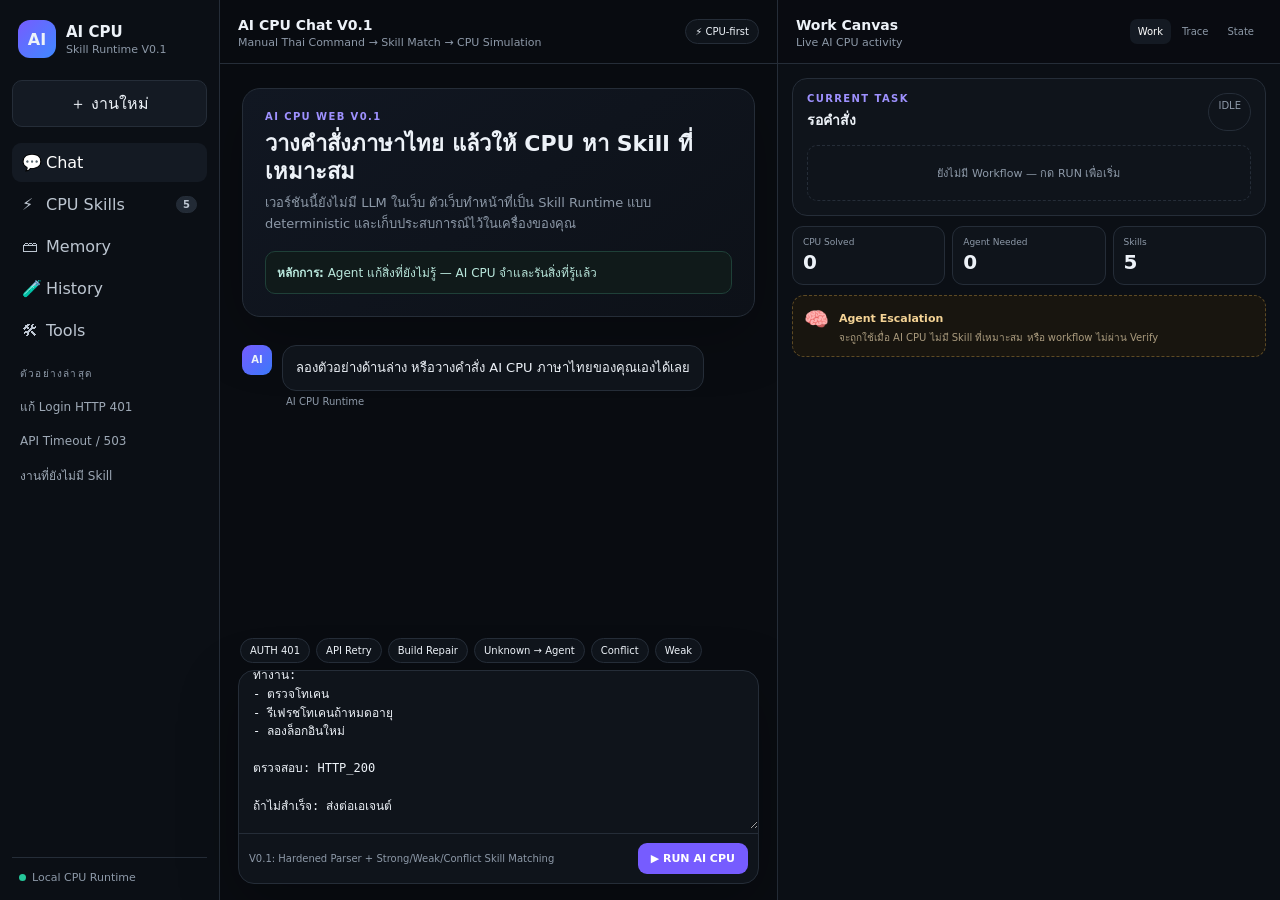
<file: index.html>
<!doctype html>
<html lang="th">
<head>
  <meta charset="utf-8" />
  <meta name="viewport" content="width=device-width,initial-scale=1" />
  <meta name="theme-color" content="#0a0d12" />
  <title>AI CPU Web V0</title>
  <link rel="stylesheet" href="styles.css" />
</head>
<body>
  <div class="app-shell">
    <aside class="sidebar" id="sidebar">
      <div class="brand"><div class="brand-mark">AI</div><div><strong>AI CPU</strong><span>Skill Runtime V0</span></div></div>
      <button class="new-task" id="newTaskBtn">＋ งานใหม่</button>
      <nav class="nav" aria-label="เมนูหลัก">
        <button class="nav-item active" data-view="chat">💬 <span>Chat</span></button>
        <button class="nav-item" data-view="skills">⚡ <span>CPU Skills</span><b id="skillCountBadge">5</b></button>
        <button class="nav-item" data-view="memory">🗃 <span>Memory</span></button>
        <button class="nav-item" data-view="history">🧪 <span>History</span></button>
        <button class="nav-item" data-view="tools">🛠 <span>Tools</span></button>
      </nav>
      <div class="sidebar-section"><div class="section-label">ตัวอย่างล่าสุด</div><button class="recent-item" data-sample="auth">แก้ Login HTTP 401</button><button class="recent-item" data-sample="api">API Timeout / 503</button><button class="recent-item" data-sample="unknown">งานที่ยังไม่มี Skill</button></div>
      <div class="sidebar-footer"><span class="status-dot"></span>Local CPU Runtime</div>
    </aside>
    <main class="workspace">
      <header class="topbar"><button class="mobile-menu" id="mobileMenuBtn" aria-label="เปิดเมนู">☰</button><div><strong id="workspaceTitle">AI CPU Chat</strong><span>Manual Thai Command → Skill Match → CPU Simulation</span></div><div class="mode-pill">⚡ CPU-first</div></header>
      <section class="content-view active" id="view-chat">
        <div class="chat-scroll" id="chatScroll">
          <div class="welcome-card"><div class="eyebrow">AI CPU WEB V0</div><h1>วางคำสั่งภาษาไทย แล้วให้ CPU หา Skill ที่เหมาะสม</h1><p>เวอร์ชันนี้ยังไม่มี LLM ในเว็บ ตัวเว็บทำหน้าที่เป็น Skill Runtime แบบ deterministic และเก็บประสบการณ์ไว้ในเครื่องของคุณ</p><div class="principle"><b>หลักการ:</b> Agent แก้สิ่งที่ยังไม่รู้ — AI CPU จำและรันสิ่งที่รู้แล้ว</div></div>
          <div class="message assistant"><div class="avatar cpu">AI</div><div class="message-body"><div class="bubble">ลองตัวอย่างด้านล่าง หรือวางคำสั่ง AI CPU ภาษาไทยของคุณเองได้เลย</div><div class="message-meta">AI CPU Runtime</div></div></div><div id="messageList"></div>
        </div>
        <div class="composer-wrap"><div class="sample-row"><button data-sample="auth">AUTH 401</button><button data-sample="api">API Retry</button><button data-sample="build">Build Repair</button><button data-sample="unknown">Unknown → Agent</button><button data-sample="conflict">Conflict</button><button data-sample="weak">Weak</button></div><div class="composer"><textarea id="commandInput" rows="7" spellcheck="false" placeholder="วางคำสั่งภาษาไทย เช่น&#10;สถานะ: ล็อกอินผิดพลาด&#10;อาการ: HTTP_401&#10;เป้าหมาย: ล็อกอินสำเร็จ&#10;..."></textarea><div class="composer-actions"><div class="hint">V0: ไม่มี AI API — Parser + Skill Matcher รันบน JavaScript</div><button class="run-btn" id="runBtn">▶ RUN AI CPU</button></div></div></div>
      </section>
      <section class="content-view" id="view-skills"><div class="page-panel"><div class="page-heading"><div><div class="eyebrow">SKILL REGISTRY</div><h2>CPU Skills</h2><p>Skill คือโปรแกรม/Workflow ที่ AI CPU ทำซ้ำได้โดยไม่ต้องเรียก Agent</p></div><button class="secondary-btn" id="openAddSkillBtn">＋ เพิ่ม Skill</button></div><div id="skillsGrid" class="skills-grid"></div></div></section>
      <section class="content-view" id="view-memory"><div class="page-panel"><div class="eyebrow">SKILL-ORIENTED MEMORY</div><h2>Memory</h2><p>จำว่า State/Goal แบบไหนเคยใช้ Skill อะไร และผลเป็นอย่างไร</p><div id="memoryTableWrap"></div></div></section>
      <section class="content-view" id="view-history"><div class="page-panel"><div class="eyebrow">EXPERIENCE</div><h2>Execution History</h2><p>ทุกครั้งที่รันจะกลายเป็น Episode สำหรับใช้พัฒนาระบบต่อไป</p><div id="historyList" class="history-list"></div></div></section>
      <section class="content-view" id="view-tools"><div class="page-panel"><div class="eyebrow">TOOL REGISTRY — SIMULATION</div><h2>Tools</h2><p>V0 ยังเป็นตัวจำลอง Tool เพื่อทดสอบ architecture ก่อนเชื่อมของจริง</p><div id="toolsGrid" class="skills-grid"></div></div></section>
    </main>
    <aside class="canvas">
      <header class="canvas-header"><div><strong>Work Canvas</strong><span>Live AI CPU activity</span></div><div class="canvas-tabs"><button class="active" data-canvas="work">Work</button><button data-canvas="trace">Trace</button><button data-canvas="state">State</button></div></header>
      <div class="canvas-body"><section class="canvas-pane active" id="canvas-work"><div class="task-card"><div class="task-head"><div><div class="eyebrow">CURRENT TASK</div><h3 id="taskName">รอคำสั่ง</h3></div><span class="status-chip idle" id="runStatus">IDLE</span></div><div class="flow" id="flowList"><div class="flow-empty">ยังไม่มี Workflow — กด RUN เพื่อเริ่ม</div></div></div><div class="metrics-grid"><div><span>CPU Solved</span><strong id="metricCpu">0</strong></div><div><span>Agent Needed</span><strong id="metricAgent">0</strong></div><div><span>Skills</span><strong id="metricSkills">5</strong></div></div><div class="agent-card" id="agentCard"><div class="agent-icon">🧠</div><div><b>Agent Escalation</b><p>จะถูกใช้เมื่อ AI CPU ไม่มี Skill ที่เหมาะสม หรือ workflow ไม่ผ่าน Verify</p></div></div></section><section class="canvas-pane" id="canvas-trace"><pre id="traceOutput">// Trace จะปรากฏหลังรันคำสั่ง</pre></section><section class="canvas-pane" id="canvas-state"><pre id="stateOutput">{
  "state": "IDLE",
  "goal": null
}</pre></section></div>
    </aside>
  </div>
  <dialog id="addSkillDialog"><form method="dialog" id="addSkillForm" class="dialog-card"><div class="dialog-head"><div><div class="eyebrow">INSTALL CPU SKILL</div><h3>เพิ่ม Skill ใหม่</h3></div><button value="cancel" class="icon-btn" aria-label="ปิด">×</button></div><label>Skill ID<input id="newSkillId" placeholder="CSV_REPAIR" required /></label><label>ชื่อสกิล<input id="newSkillName" placeholder="ซ่อม CSV" required /></label><label>คำที่ใช้จับคู่ (คั่นด้วย comma)<input id="newSkillKeywords" placeholder="csv, encoding, import" required /></label><label>ขั้นตอน (1 บรรทัดต่อ 1 ขั้น)<textarea id="newSkillSteps" rows="4" placeholder="ตรวจ encoding&#10;แปลงเป็น UTF-8&#10;ลอง import ใหม่" required></textarea></label><div class="dialog-actions"><button value="cancel" class="secondary-btn">ยกเลิก</button><button value="default" id="installSkillBtn" class="run-btn">Install Skill</button></div></form></dialog>
  <script src="app.js"></script>
</body>
</html>
</file>
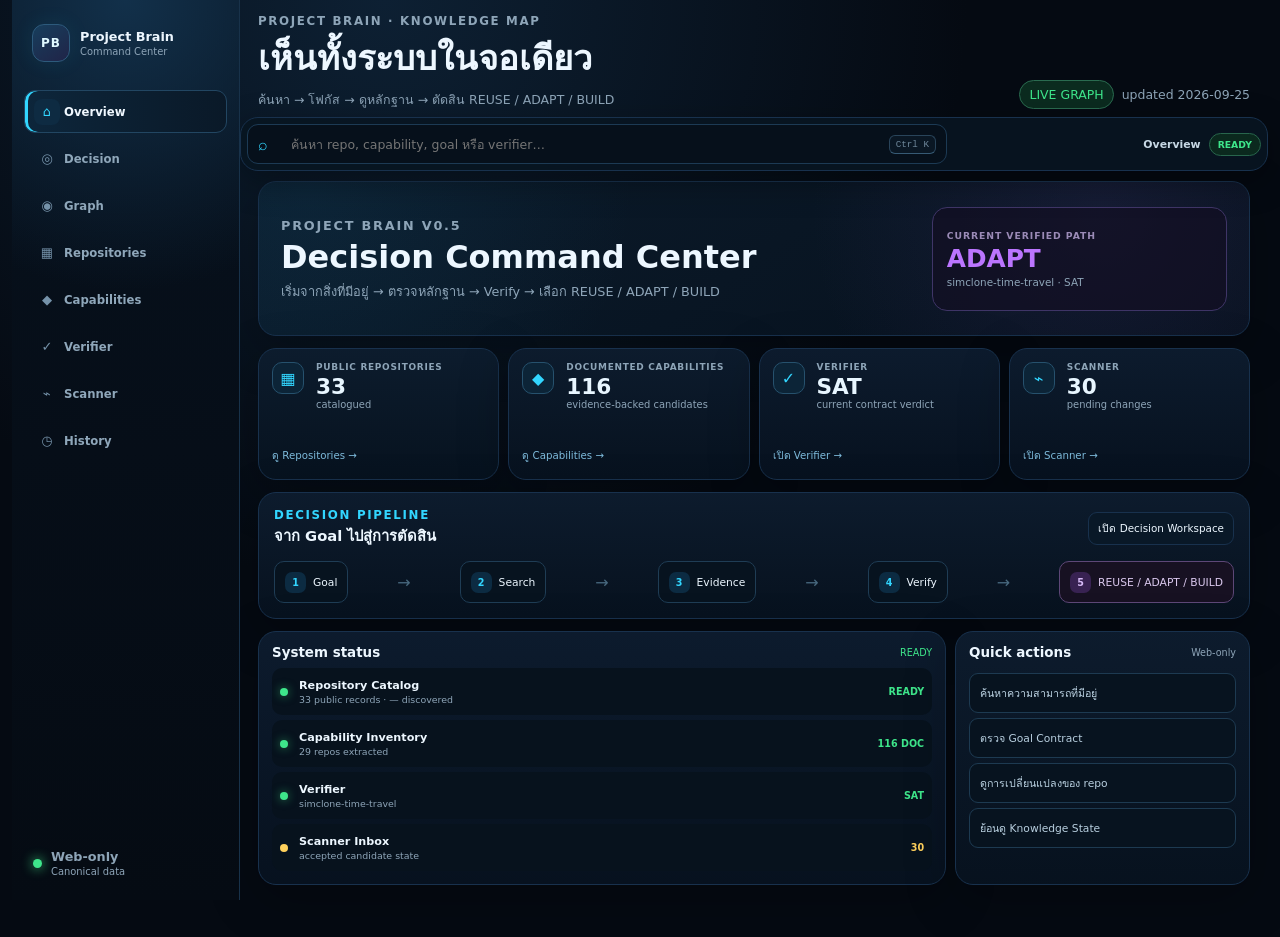
<file: brain/index.html>
<!doctype html>
<html lang="th">
<head>
  <meta charset="utf-8">
  <meta name="viewport" content="width=device-width,initial-scale=1,viewport-fit=cover">
  <meta name="theme-color" content="#07111f">
  <title>Project Brain — Knowledge Graph</title>
  <link rel="stylesheet" href="./style.css">
</head>
<body>
  <div class="app-shell">
    <aside class="app-rail" aria-label="Project Brain workspace">
      <a class="rail-brand" href="?view=overview" aria-label="Project Brain home">
        <span class="rail-mark">PB</span>
        <span><b>Project Brain</b><small>Command Center</small></span>
      </a>

      <nav class="rail-nav" aria-label="Primary views">
        <button type="button" data-view-button="overview" class="active"><span>⌂</span><b>Overview</b></button>
        <button type="button" data-view-button="decision"><span>◎</span><b>Decision</b></button>
        <button type="button" data-view-button="graph"><span>◉</span><b>Graph</b></button>
        <button type="button" data-view-button="repositories"><span>▦</span><b>Repositories</b></button>
        <button type="button" data-view-button="capabilities"><span>◆</span><b>Capabilities</b></button>
        <button type="button" data-view-button="verifier"><span>✓</span><b>Verifier</b></button>
        <button type="button" data-view-button="scanner"><span>⌁</span><b>Scanner</b></button>
        <button type="button" data-view-button="history"><span>◷</span><b>History</b></button>
      </nav>

      <div class="rail-footer">
        <span class="rail-dot"></span>
        <span><b>Web-only</b><small>Canonical data</small></span>
      </div>
    </aside>

    <div class="app-stage">
      <header class="topbar">
    <div>
      <p class="eyebrow">PROJECT BRAIN · KNOWLEDGE MAP</p>
      <h1>เห็นทั้งระบบในจอเดียว</h1>
      <p class="subtitle">ค้นหา → โฟกัส → ดูหลักฐาน → ตัดสิน REUSE / ADAPT / BUILD</p>
    </div>
    <div class="status">
      <span id="graph-status" class="status-dot">กำลังโหลด</span>
      <span id="graph-updated"></span>
    </div>
      </header>

      <section class="command-bar card" aria-label="Project Brain command bar">
        <button id="rail-toggle" class="rail-toggle" type="button" aria-label="เปิดเมนู">☰</button>
        <label class="global-search">
          <span>⌕</span>
          <input id="global-search" type="search" placeholder="ค้นหา repo, capability, goal หรือ verifier…">
          <kbd>Ctrl K</kbd>
        </label>
        <div class="command-context">
          <span id="current-view-label">Overview</span>
          <span id="command-health" class="command-health">Loading</span>
        </div>
      </section>

      <main>
    <section class="brain-pulse" aria-label="สรุป Project Brain" data-pb-view="graph">
      <article class="pulse-card"><small>KNOWLEDGE</small><b id="metric-nodes">—</b><span>Nodes</span></article>
      <article class="pulse-card"><small>CONNECTIONS</small><b id="metric-relations">—</b><span>Relations</span></article>
      <article class="pulse-card"><small>EVIDENCE</small><b id="metric-evidence">—</b><span>SAT / total</span></article>
      <article class="pulse-card decision"><small>ACTIVE DECISION</small><b id="metric-decision">—</b><span>Current goal</span></article>
    </section>

    <nav class="section-nav card mobile-view-nav" aria-label="Project Brain views">
      <button type="button" data-view-button="overview" class="active">Overview</button>
      <button type="button" data-view-button="decision">Decision</button>
      <button type="button" data-view-button="graph">Graph</button>
      <button type="button" data-view-button="repositories">Repos</button>
      <button type="button" data-view-button="capabilities">Caps</button>
      <button type="button" data-view-button="verifier">Verify</button>
      <button type="button" data-view-button="scanner">Scan</button>
      <button type="button" data-view-button="history">History</button>
    </nav>


    <section class="overview-panel" id="overview-section" data-pb-view="overview">
      <div class="overview-hero card">
        <div>
          <p class="eyebrow">PROJECT BRAIN V0.5</p>
          <h2>Decision Command Center</h2>
          <p>เริ่มจากสิ่งที่มีอยู่ → ตรวจหลักฐาน → Verify → เลือก REUSE / ADAPT / BUILD</p>
        </div>
        <div class="overview-verdict">
          <small>CURRENT VERIFIED PATH</small>
          <b id="overview-decision">—</b>
          <span id="overview-contract">กำลังโหลด contract…</span>
        </div>
      </div>

      <div class="overview-grid">
        <article class="overview-card card" data-jump-view="repositories">
          <div class="overview-card-icon">▦</div>
          <div><small>PUBLIC REPOSITORIES</small><b id="overview-repos">—</b><span>catalogued</span></div>
          <button type="button">ดู Repositories →</button>
        </article>
        <article class="overview-card card" data-jump-view="capabilities">
          <div class="overview-card-icon">◆</div>
          <div><small>DOCUMENTED CAPABILITIES</small><b id="overview-capabilities">—</b><span>evidence-backed candidates</span></div>
          <button type="button">ดู Capabilities →</button>
        </article>
        <article class="overview-card card" data-jump-view="verifier">
          <div class="overview-card-icon">✓</div>
          <div><small>VERIFIER</small><b id="overview-verdict">—</b><span>current contract verdict</span></div>
          <button type="button">เปิด Verifier →</button>
        </article>
        <article class="overview-card card" data-jump-view="scanner">
          <div class="overview-card-icon">⌁</div>
          <div><small>SCANNER</small><b id="overview-pending">—</b><span>pending changes</span></div>
          <button type="button">เปิด Scanner →</button>
        </article>
      </div>

      <div class="overview-flow card">
        <div class="overview-flow-head">
          <div><p class="eyebrow">DECISION PIPELINE</p><h3>จาก Goal ไปสู่การตัดสิน</h3></div>
          <button type="button" data-jump-view="decision">เปิด Decision Workspace</button>
        </div>
        <div class="overview-steps">
          <span><b>1</b> Goal</span><i>→</i>
          <span><b>2</b> Search</span><i>→</i>
          <span><b>3</b> Evidence</span><i>→</i>
          <span><b>4</b> Verify</span><i>→</i>
          <span class="is-result"><b>5</b> REUSE / ADAPT / BUILD</span>
        </div>
      </div>

      <div class="overview-lower">
        <article class="overview-list card">
          <div class="overview-list-head"><h3>System status</h3><span id="overview-system-status">Loading</span></div>
          <div id="overview-status-list" class="overview-status-list"></div>
        </article>
        <article class="overview-list card">
          <div class="overview-list-head"><h3>Quick actions</h3><span>Web-only</span></div>
          <button type="button" data-jump-view="capabilities">ค้นหาความสามารถที่มีอยู่</button>
          <button type="button" data-jump-view="verifier">ตรวจ Goal Contract</button>
          <button type="button" data-jump-view="scanner">ดูการเปลี่ยนแปลงของ repo</button>
          <button type="button" data-jump-view="history">ย้อนดู Knowledge State</button>
        </article>
      </div>
    </section>


    <section class="decision-panel" id="decision-section" data-pb-view="decision" aria-label="Project Brain Decision Workspace">
      <div class="decision-hero card">
        <div>
          <p class="eyebrow">DECISION WORKSPACE V0.5.2</p>
          <h2>Goal → Evidence → Verify → Decision</h2>
          <p>ดูเส้นทางตัดสินใจของ Goal เดียวในจอเดียว โดยไม่สร้าง semantic claim ใหม่จาก UI</p>
        </div>
        <label class="decision-goal-picker">
          <span>GOAL</span>
          <select id="decision-goal-select" aria-label="เลือก Project Brain goal"></select>
        </label>
      </div>

      <div class="decision-progress card" id="decision-progress" aria-label="Decision progress">
        <article data-decision-step="goal"><small>1 · GOAL</small><b id="decision-step-goal">—</b><span>canonical graph</span></article>
        <i>→</i>
        <article data-decision-step="search"><small>2 · SEARCH</small><b id="decision-step-search">—</b><span>candidate sources</span></article>
        <i>→</i>
        <article data-decision-step="evidence"><small>3 · EVIDENCE</small><b id="decision-step-evidence">—</b><span>DOCUMENTED</span></article>
        <i>→</i>
        <article data-decision-step="verify"><small>4 · VERIFY</small><b id="decision-step-verify">—</b><span>SAT / VIOL / UNKNOWN</span></article>
        <i>→</i>
        <article data-decision-step="decision"><small>5 · DECISION</small><b id="decision-step-decision">—</b><span>REUSE / ADAPT / BUILD</span></article>
      </div>

      <div class="decision-layout">
        <article class="decision-main card">
          <div class="decision-section-head">
            <div>
              <p class="eyebrow">ACTIVE GOAL</p>
              <h3 id="decision-goal-name">—</h3>
              <p id="decision-goal-meta">—</p>
            </div>
            <span id="decision-overall" class="decision-verdict UNKNOWN">UNKNOWN</span>
          </div>

          <div class="decision-needs">
            <h4>Needs</h4>
            <div id="decision-needs"></div>
          </div>

          <div class="decision-candidates-head">
            <div><h4>Candidate capabilities</h4><p>เฉพาะ candidate ที่มาจาก canonical relation หรือ verifier report</p></div>
            <span id="decision-candidate-count">0</span>
          </div>
          <div id="decision-candidates" class="decision-candidates"></div>
        </article>

        <aside class="decision-side">
          <article class="decision-result card">
            <p class="eyebrow">VERIFIED OUTCOME</p>
            <b id="decision-recommendation">UNKNOWN</b>
            <span id="decision-contract-status">ยังไม่มี verifier contract</span>
            <div class="decision-result-actions">
              <button type="button" data-decision-action="verifier">เปิด Verifier</button>
              <button type="button" data-decision-action="graph">ดู Graph</button>
            </div>
          </article>

          <article class="decision-evidence card">
            <div class="decision-side-head"><h4>Evidence readiness</h4><span id="decision-evidence-status">UNKNOWN</span></div>
            <div id="decision-evidence-list"></div>
          </article>

          <article class="decision-next card">
            <div class="decision-side-head"><h4>Next action</h4><span>READ-ONLY</span></div>
            <p id="decision-next-copy">เลือก Goal เพื่อดูสถานะ</p>
            <button type="button" data-decision-action="capabilities">ค้นหา Capabilities</button>
          </article>
        </aside>
      </div>

      <p class="decision-boundary card">
        <b>UI นี้ไม่สร้าง verifier contract และไม่เปลี่ยน canonical graph.</b>
        ถ้ายังไม่มี explicit contract ผลต้องเป็น UNKNOWN และระบบจะแสดงเฉพาะหลักฐานที่มีอยู่จริง
      </p>
    </section>

    <div class="global-search-results card" id="global-search-results" hidden></div>

    <section class="time-machine card" id="time-machine" data-pb-view="history" aria-label="Temporal Knowledge Graph">
      <div class="time-head">
        <div>
          <p class="eyebrow">TEMPORAL KNOWLEDGE GRAPH</p>
          <h2 id="time-label">ช่วงเวลาปัจจุบัน</h2>
          <p id="time-description">กำลังโหลด checkpoint…</p>
        </div>
        <div class="time-actions">
          <button id="time-play" type="button" aria-pressed="false">▶ เล่น</button>
          <button id="time-now" type="button">ปัจจุบัน</button>
        </div>
      </div>

      <div class="time-slider-wrap">
        <input id="time-slider" type="range" min="0" max="0" step="1" value="0" aria-label="เลือก Project Brain checkpoint">
        <div class="time-scale">
          <span id="time-date">—</span>
          <span id="time-position">0 / 0</span>
        </div>
      </div>

      <div id="time-checkpoints" class="time-checkpoints" aria-label="Project Brain checkpoints"></div>

      <p class="time-semantics">
        เวลาใน V0.3 คือ <b>knowledge-state</b>: แสดงว่า Project Brain รู้/เชื่อมความสัมพันธ์นั้นตั้งแต่ checkpoint ใด
        ไม่ใช่การเดาวันที่ซอฟต์แวร์หรือ capability ถูกสร้างจริง
      </p>
    </section>



    <section class="catalog-panel card" id="catalog-section" data-pb-view="repositories" aria-label="Full Repository Catalog">
      <div class="catalog-head">
        <div>
          <p class="eyebrow">FULL REPOSITORY CATALOG</p>
          <h2>Repository Catalog</h2>
          <p>Mechanical discovery ก่อน promote เป็น capability</p>
        </div>
        <span class="catalog-status" id="catalog-status">กำลังโหลด</span>
      </div>

      <div class="catalog-metrics">
        <article><small>DISCOVERED</small><b id="catalog-total">—</b><span>account total</span></article>
        <article><small>PUBLIC DATA</small><b id="catalog-nonempty">—</b><span>non-empty persisted</span></article>
        <article><small>PUBLIC</small><b id="catalog-public">—</b><span>auto-scan eligible</span></article>
        <article><small>PRIVATE</small><b id="catalog-private">—</b><span>details hidden</span></article>
      </div>

      <div class="catalog-controls">
        <input id="catalog-search" type="search" placeholder="ค้นหา repo / branch / signal">
        <div id="catalog-filters" class="catalog-filters">
          <button type="button" data-catalog-filter="all" class="active">All</button>
          <button type="button" data-catalog-filter="public">Public</button>
          <button type="button" data-catalog-filter="empty">Empty</button>
          <button type="button" data-catalog-filter="SAT">CI SAT</button>
          <button type="button" data-catalog-filter="VIOL">CI VIOL</button>
          <button type="button" data-catalog-filter="UNKNOWN">CI UNKNOWN</button>
        </div>
      </div>

      <div class="catalog-summary-line" id="catalog-summary-line">—</div>
      <div id="catalog-repos" class="catalog-repos"></div>

      <p class="catalog-boundary">
        Public Catalog = repository metadata / HEAD / evidence-file SHA / exact-head CI ของ public repos เท่านั้น.
        Private repository details ถูกซ่อนจาก public dataset และทุก persisted repo ยังมี <b>semanticStatus = UNKNOWN</b> จนกว่า Verifier จะตรวจ
      </p>
    </section>


    <section class="capability-panel card" id="capability-section" data-pb-view="capabilities" aria-label="Repository Capability Inventory">
      <div class="capability-head">
        <div>
          <p class="eyebrow">CAPABILITY INVENTORY</p>
          <h2>Documented capabilities</h2>
          <p>อ่านจาก repo evidence ก่อนตัดสิน REUSE / ADAPT / BUILD</p>
        </div>
        <span id="capability-status" class="capability-status">กำลังโหลด</span>
      </div>

      <div class="capability-metrics">
        <article><small>REPOSITORIES</small><b id="capability-repos">—</b><span>public repos</span></article>
        <article><small>DOCUMENTED</small><b id="capability-documented">—</b><span>repos extracted</span></article>
        <article><small>CAPABILITIES</small><b id="capability-count">—</b><span>documented candidates</span></article>
        <article><small>REUSE</small><b id="capability-reuse">UNKNOWN</b><span>until compatibility check</span></article>
      </div>

      <div class="capability-controls">
        <input id="capability-search" type="search" placeholder="ค้นหา capability / repo / evidence path">
        <div class="capability-filters">
          <button type="button" data-capability-filter="all" class="active">All</button>
          <button type="button" data-capability-filter="DOCUMENTED">Documented</button>
          <button type="button" data-capability-filter="UNKNOWN">Unknown repos</button>
        </div>
      </div>

      <div id="capability-summary-line" class="capability-summary-line">—</div>
      <div id="capability-repositories" class="capability-repositories"></div>

      <p class="capability-boundary">
        <b>DOCUMENTED ≠ VERIFIED REUSE.</b>
        Inventory ยืนยันเพียงว่า repo มีหลักฐานรองรับข้อความนี้ ส่วน compatibility, safety และการเลือก
        REUSE / ADAPT / BUILD ยังเป็น <b>UNKNOWN</b> จนกว่าจะตรวจตาม goal จริง
      </p>
    </section>


    <section class="verifier-panel card" id="verifier-section" data-pb-view="verifier" aria-label="Project Brain Verifier">
      <div class="verifier-head">
        <div>
          <p class="eyebrow">VERIFIER V0.5</p>
          <h2>Goal-specific verification</h2>
          <p>DOCUMENTED → Contract → SAT / VIOL / UNKNOWN → REUSE / ADAPT / BUILD</p>
        </div>
        <span id="verifier-status" class="verifier-status">กำลังโหลด</span>
      </div>

      <div class="verifier-metrics">
        <article><small>CONTRACT</small><b id="verifier-contract">—</b><span>selected goal</span></article>
        <article><small>VERDICT</small><b id="verifier-verdict">—</b><span>required checks</span></article>
        <article><small>DECISION</small><b id="verifier-decision">—</b><span>reuse strategy</span></article>
        <article><small>AUTO APPLY</small><b>OFF</b><span>review required</span></article>
      </div>

      <div class="verifier-controls">
        <select id="verifier-select" aria-label="เลือก verification contract"></select>
        <button id="verifier-refresh" type="button">รีเฟรช</button>
      </div>

      <div id="verifier-goal" class="verifier-goal">—</div>
      <div id="verifier-results" class="verifier-results"></div>

      <div class="verifier-patch" id="verifier-patch">
        <h3>Graph Patch Candidate</h3>
        <p>—</p>
      </div>

      <p class="verifier-boundary">
        <b>CI SAT ไม่ใช่ semantic proof โดยอัตโนมัติ</b> ·
        UNKNOWN ไม่ใช่ PASS ·
        Graph patch เป็น candidate เท่านั้นและห้าม auto-merge
      </p>
    </section>

    <section class="scanner-panel card" id="scanner-section" data-pb-view="scanner" aria-label="Project Brain GitHub Scanner">
      <div class="scanner-head">
        <div>
          <p class="eyebrow">GITHUB SCANNER V0.4</p>
          <h2>Repository Change Inbox</h2>
          <p>ตรวจ repo แบบ deterministic ก่อนส่งความหมายให้ Verify</p>
        </div>
        <div class="scanner-head-actions">
          <span id="scanner-status" class="scanner-status">กำลังโหลด</span>
          <button id="scanner-refresh" type="button">รีเฟรช</button>
        </div>
      </div>

      <div class="scanner-metrics">
        <article><small>MONITORED</small><b id="scanner-monitored">—</b><span>repositories</span></article>
        <article><small>BASELINE</small><b id="scanner-baseline">—</b><span>accepted heads</span></article>
        <article><small>PENDING</small><b id="scanner-pending">—</b><span>candidates</span></article>
        <article><small>SEMANTIC</small><b id="scanner-semantic">UNKNOWN</b><span>until verified</span></article>
      </div>

      <div class="scanner-policy">
        <span>Auto graph write: <b>OFF</b></span>
        <span>Auto merge: <b>OFF</b></span>
        <span>Candidate verdict: <b>UNKNOWN</b></span>
      </div>

      <div>
        <h3>Accepted repository baseline</h3>
        <div id="scanner-repos" class="scanner-repos"></div>
      </div>

      <div class="scanner-inbox">
        <div class="scanner-inbox-head">
          <div>
            <h3>Pending candidate review</h3>
            <p id="scanner-inbox-copy">กำลังตรวจ automation branch…</p>
          </div>
          <a id="scanner-pr-link" href="#" target="_blank" rel="noopener" hidden>เปิด Scanner PR ↗</a>
        </div>
        <div id="scanner-candidates" class="scanner-candidates"></div>
      </div>

      <p class="scanner-boundary">
        HEAD SHA, file SHA และ exact-head CI เป็น mechanical evidence เท่านั้น
        การสรุปว่าเกิด capability ใหม่หรือเลือก REUSE / ADAPT / BUILD ต้องผ่าน Verify ก่อนเสมอ
      </p>
    </section>

    <section class="controls graph-controls card" data-pb-view="graph">
      <div class="graph-control-main">
        <label class="search">
          <span>⌕</span>
          <input id="search" type="search" placeholder="ค้นหา node ในกราฟ…">
        </label>

        <div class="toolbar graph-quick-actions">
          <button id="fit" type="button">พอดีจอ</button>
          <button id="focus-mode" type="button" aria-pressed="false">Focus</button>
          <details class="graph-options">
            <summary>ตัวกรอง <span id="filter-count">ทั้งหมด</span></summary>
            <div class="graph-options-panel">
              <div class="preset-row" aria-label="มุมมองด่วน">
                <span>มุมมอง</span>
                <button class="preset-chip" data-preset="all" type="button">ทั้งหมด</button>
                <button class="preset-chip active" data-preset="core" type="button">Core</button>
                <button class="preset-chip" data-preset="documented" type="button">Documented</button>
                <button class="preset-chip" data-preset="reuse" type="button">Reuse</button>
                <button class="preset-chip" data-preset="problems" type="button">Problems</button>
                <button class="preset-chip" data-preset="evidence" type="button">Evidence</button>
              </div>

              <div class="filters" id="type-filters" aria-label="กรองประเภท node"></div>

              <div class="graph-option-footer">
                <button id="zoom-out" type="button" aria-label="ซูมออก">−</button>
                <button id="zoom-in" type="button" aria-label="ซูมเข้า">＋</button>
                <label class="toggle">
                  <input id="edge-labels" type="checkbox">
                  <span>ชื่อ relation</span>
                </label>
              </div>
            </div>
          </details>
        </div>
      </div>
    </section>

    <section class="workspace" data-pb-view="graph">
      <article class="graph-card card" id="graph-card">
        <div class="graph-head">
          <div>
            <h2>แผนที่ความรู้ปัจจุบัน</h2>
            <p id="summary">—</p>
          </div>
          <button id="reset-selection" type="button">ล้างการเลือก</button>
        </div>

        <div class="legend" id="legend"></div>

        <div class="svg-wrap" id="svg-wrap">
          <div class="graph-inspection" id="graph-inspection" hidden>
            <div class="graph-inspection-copy">
              <small id="graph-inspection-state">SELECTED</small>
              <span>กำลังดู <b id="graph-inspection-node">—</b></span>
              <em id="graph-inspection-focus"></em>
              <em id="graph-inspection-history"></em>
            </div>
            <div class="graph-inspection-actions">
              <button type="button" data-inspection-action="back" aria-label="ย้อน node ก่อนหน้า" disabled>←</button>
              <button type="button" data-inspection-action="forward" aria-label="ไป node ถัดไป" disabled>→</button>
              <button type="button" data-inspection-action="center">จัดกึ่งกลาง</button>
              <button type="button" data-inspection-action="focus">เข้า Focus</button>
              <button type="button" data-inspection-action="clear">ล้าง</button>
            </div>
          </div>
          <svg id="graph" role="img" aria-label="Project Brain Knowledge Graph">
            <defs>
              <marker id="arrow-green" markerWidth="10" markerHeight="10" refX="9" refY="3" orient="auto" markerUnits="strokeWidth"><path d="M0,0 L0,6 L9,3 z"/></marker>
              <marker id="arrow-blue" markerWidth="10" markerHeight="10" refX="9" refY="3" orient="auto" markerUnits="strokeWidth"><path d="M0,0 L0,6 L9,3 z"/></marker>
              <marker id="arrow-purple" markerWidth="10" markerHeight="10" refX="9" refY="3" orient="auto" markerUnits="strokeWidth"><path d="M0,0 L0,6 L9,3 z"/></marker>
              <marker id="arrow-yellow" markerWidth="10" markerHeight="10" refX="9" refY="3" orient="auto" markerUnits="strokeWidth"><path d="M0,0 L0,6 L9,3 z"/></marker>
              <marker id="arrow-red" markerWidth="10" markerHeight="10" refX="9" refY="3" orient="auto" markerUnits="strokeWidth"><path d="M0,0 L0,6 L9,3 z"/></marker>
              <marker id="arrow-cyan" markerWidth="10" markerHeight="10" refX="9" refY="3" orient="auto" markerUnits="strokeWidth"><path d="M0,0 L0,6 L9,3 z"/></marker>
              <marker id="arrow-gray" markerWidth="10" markerHeight="10" refX="9" refY="3" orient="auto" markerUnits="strokeWidth"><path d="M0,0 L0,6 L9,3 z"/></marker>
              <marker id="arrow-orange" markerWidth="10" markerHeight="10" refX="9" refY="3" orient="auto" markerUnits="strokeWidth"><path d="M0,0 L0,6 L9,3 z"/></marker>
              <marker id="arrow-pink" markerWidth="10" markerHeight="10" refX="9" refY="3" orient="auto" markerUnits="strokeWidth"><path d="M0,0 L0,6 L9,3 z"/></marker>
            </defs>
            <g id="viewport">
              <g id="edges"></g>
              <g id="edge-label-layer"></g>
              <g id="nodes"></g>
            </g>
          </svg>
          <div class="empty" id="empty" hidden>ไม่พบ node ตามตัวกรองนี้</div>
        </div>
      </article>

      <aside class="detail card" id="detail" aria-live="polite">
        <div class="detail-placeholder">
          <span class="big-icon">◎</span>
          <h2>เลือก Node</h2>
          <p>แตะ node ในกราฟเพื่อดู properties, ความสัมพันธ์, evidence และ reuse context</p>
        </div>
      </aside>
    </section>

    <div class="detail-backdrop" id="detail-backdrop" hidden></div>

    <section class="timeline card" id="timeline-section" data-pb-view="history">
      <div class="section-head">
        <div>
          <h2>Timeline</h2>
          <p>เหตุการณ์ที่ทำให้ Project Brain เปลี่ยนแปลงตามเวลา</p>
        </div>
        <span class="limit-badge">V0.2: event timeline</span>
      </div>
      <div id="timeline-list" class="timeline-list"></div>
      <p class="note">หมายเหตุ: V0.2 แสดง timeline ของเหตุการณ์ก่อน ส่วน historical graph replay ตาม valid_from / valid_to จะเป็น milestone ถัดไป</p>
    </section>

    <section class="rule card" id="rule-section" data-pb-view="history">
      <h2>Decision Rule</h2>
      <div class="rule-flow">
        <span>NEED</span><b>→</b><span>SEARCH GRAPH</span><b>→</b><span class="reuse">REUSE</span><b>→</b><span class="adapt">ADAPT</span><b>→</b><span class="build">BUILD</span><b>→</b><span>VERIFY</span><b>→</b><span>UPDATE BRAIN</span>
      </div>
      <p>SAT / VIOL / UNKNOWN · UNKNOWN ไม่ใช่ PASS · Agent บอกว่าเสร็จไม่ถือเป็นหลักฐาน</p>
    </section>
      </main>
    </div>
  </div>

  <div class="mobile-hint" id="mobile-hint">แตะ Node เพื่อดูรายละเอียด · ลากพื้นหลังเพื่อเลื่อน · จีบนิ้วหรือใช้ +/− เพื่อซูม</div>

  <template id="node-row-template">
    <button class="relation-row" type="button">
      <span class="relation-type"></span>
      <span class="relation-target"></span>
    </button>
  </template>

  <script type="module" src="./app.js"></script>
  <script type="module" src="./ux.js"></script>
  <script type="module" src="./scanner.js"></script>
  <script type="module" src="./catalog.js"></script>
  <script type="module" src="./capabilities.js"></script>
  <script type="module" src="./verifier.js"></script>
  <script type="module" src="./shell.js"></script>
  <script type="module" src="./decision.js"></script>
</body>
</html>
</file>
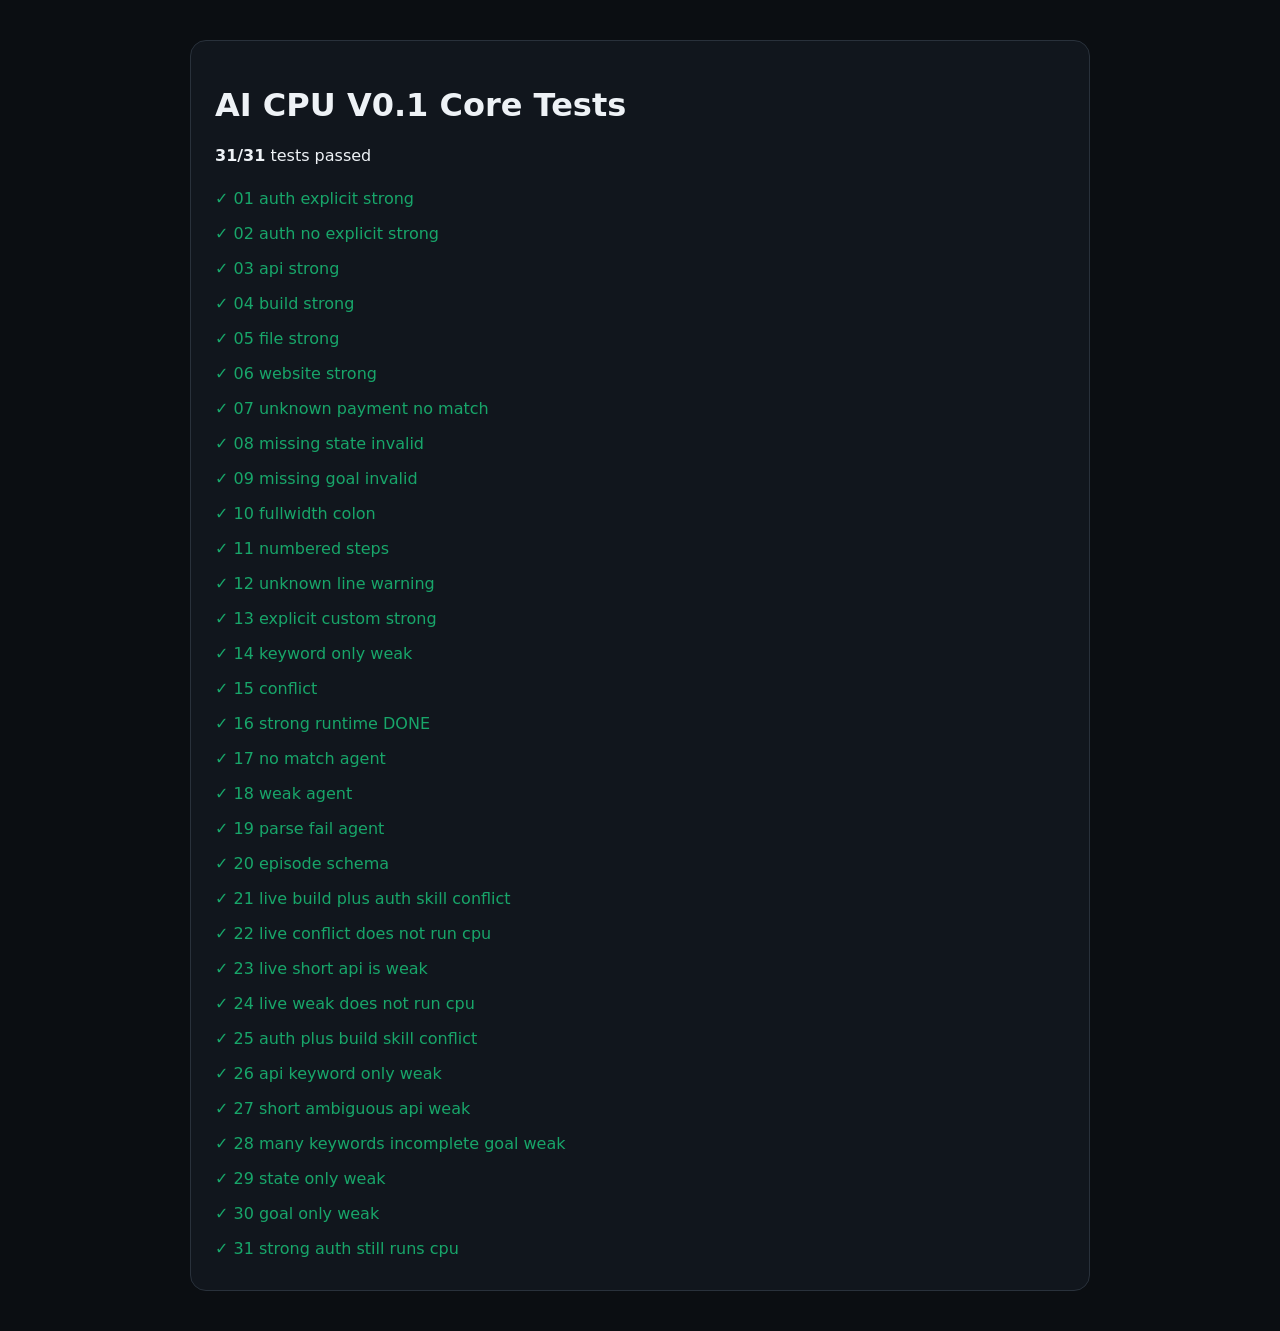
<file: tests/v01-core-tests.html>
<!doctype html><html lang="th"><head><meta charset="utf-8"><meta name="viewport" content="width=device-width,initial-scale=1"><title>AI CPU V0.1 Core Tests</title><style>body{font-family:system-ui,sans-serif;max-width:900px;margin:40px auto;padding:0 20px;background:#0b0e12;color:#eef2f6}#results{padding:24px;border:1px solid #29313b;border-radius:16px;background:#11161d}</style></head><body><div id="results">Running…</div><script src="../core-v01.js"></script><script src="v01-core-tests.js"></script></body></html>
</file>
<file: styles.css>
:root{--bg:#090c11;--panel:#0f141b;--panel2:#141a23;--line:#252d38;--text:#edf2f8;--muted:#8d99a8;--accent:#765cff;--green:#25c79a;--yellow:#f0b84a;--shadow:0 18px 60px rgba(0,0,0,.25)}*{box-sizing:border-box}html,body{margin:0;min-height:100%;background:var(--bg);color:var(--text);font-family:Inter,ui-sans-serif,system-ui,-apple-system,"Segoe UI",sans-serif}button,input,textarea{font:inherit}button{color:inherit}.app-shell{min-height:100vh;display:grid;grid-template-columns:220px minmax(420px,1fr) minmax(370px,.9fr)}.sidebar{min-width:0;background:#0b0f15;border-right:1px solid var(--line);padding:14px 12px;display:flex;flex-direction:column;gap:16px}.brand{display:flex;align-items:center;gap:10px;padding:6px}.brand-mark{width:38px;height:38px;border-radius:12px;background:linear-gradient(135deg,var(--accent),#3f89ff);display:grid;place-items:center;font-weight:800}.brand strong{display:block;font-size:15px}.brand span,.topbar span,.canvas-header span{display:block;color:var(--muted);font-size:11px;margin-top:2px}.new-task,.secondary-btn{border:1px solid var(--line);background:var(--panel2);border-radius:10px;padding:10px 12px;cursor:pointer}.nav{display:grid;gap:3px}.nav-item{border:0;background:transparent;padding:10px;border-radius:9px;display:grid;grid-template-columns:24px 1fr auto;text-align:left;align-items:center;cursor:pointer;color:#bdc6d1}.nav-item:hover,.nav-item.active{background:var(--panel2);color:white}.nav-item b{font-size:10px;background:#222a35;border:1px solid var(--line);padding:2px 6px;border-radius:999px}.section-label{font-size:10px;color:var(--muted);letter-spacing:.12em;text-transform:uppercase;padding:0 8px 6px}.sidebar-section{display:grid;gap:2px}.recent-item{border:0;background:transparent;text-align:left;color:#9da8b5;padding:8px;border-radius:8px;font-size:12px;cursor:pointer}.recent-item:hover{background:var(--panel2);color:white}.sidebar-footer{margin-top:auto;border-top:1px solid var(--line);padding:13px 7px 2px;color:var(--muted);font-size:11px}.status-dot{display:inline-block;width:7px;height:7px;border-radius:50%;background:var(--green);margin-right:6px}.workspace{min-width:0;border-right:1px solid var(--line);display:flex;flex-direction:column;height:100vh}.topbar,.canvas-header{height:64px;flex:0 0 64px;border-bottom:1px solid var(--line);display:flex;align-items:center;justify-content:space-between;padding:0 18px;background:rgba(9,12,17,.9);backdrop-filter:blur(12px)}.topbar strong,.canvas-header strong{font-size:14px}.mode-pill,.status-chip{border:1px solid var(--line);border-radius:999px;padding:6px 9px;font-size:10px;background:var(--panel)}.mobile-menu{display:none;background:none;border:0;font-size:20px}.content-view{display:none;min-height:0;flex:1}.content-view.active{display:flex;flex-direction:column}.chat-scroll{flex:1;overflow:auto;padding:24px 22px 20px}.welcome-card{max-width:760px;margin:0 auto 28px;background:linear-gradient(145deg,#111722,#0d1118);border:1px solid var(--line);border-radius:18px;padding:22px;box-shadow:var(--shadow)}.eyebrow{font-size:10px;letter-spacing:.14em;color:#9e91ff;font-weight:800}.welcome-card h1,.page-panel h2{margin:8px 0;font-size:22px;line-height:1.25}.welcome-card p,.page-panel p{margin:0;color:var(--muted);font-size:13px;line-height:1.6}.principle{margin-top:16px;background:#101a1a;border:1px solid #1f4038;padding:11px;border-radius:10px;font-size:12px;color:#b9e7dc}.message{display:flex;gap:10px;max-width:800px;margin:0 auto 16px}.message.user{justify-content:flex-end}.message.user .avatar{order:2}.message.user .message-body{align-items:flex-end}.avatar{width:30px;height:30px;flex:0 0 30px;border-radius:9px;display:grid;place-items:center;background:#202734;font-size:10px;font-weight:800}.avatar.cpu{background:linear-gradient(135deg,var(--accent),#3b79fa)}.avatar.user{background:#26303d}.message-body{display:flex;flex-direction:column;min-width:0}.bubble{background:var(--panel);border:1px solid var(--line);border-radius:14px;padding:12px 13px;font-size:13px;line-height:1.55;white-space:pre-wrap}.message.user .bubble{background:#18202c}.message-meta{font-size:10px;color:var(--muted);margin-top:5px;padding:0 4px}.runtime-block{display:grid;gap:6px;margin-top:10px}.runtime-line{font-size:11px;padding:7px 8px;background:#0b1016;border:1px solid #202936;border-radius:8px}.runtime-line.ok::before{content:"●";color:var(--green);margin-right:7px}.runtime-line.warn::before{content:"●";color:var(--yellow);margin-right:7px}.composer-wrap{padding:8px 18px 16px;background:linear-gradient(180deg,rgba(9,12,17,0),var(--bg) 15%)}.sample-row{display:flex;gap:6px;overflow:auto;padding:0 2px 7px}.sample-row button{white-space:nowrap;border:1px solid var(--line);background:var(--panel);border-radius:999px;padding:6px 9px;font-size:10px;cursor:pointer}.composer{border:1px solid var(--line);border-radius:16px;background:var(--panel);box-shadow:var(--shadow);overflow:hidden}.composer textarea{width:100%;resize:vertical;min-height:135px;max-height:310px;border:0;outline:0;background:transparent;color:var(--text);padding:14px;font-family:ui-monospace,SFMono-Regular,Menlo,monospace;font-size:12px;line-height:1.55}.composer-actions{display:flex;align-items:center;justify-content:space-between;gap:10px;border-top:1px solid var(--line);padding:9px 10px}.hint{font-size:10px;color:var(--muted)}.run-btn{border:0;background:var(--accent);color:white;border-radius:9px;padding:9px 13px;font-size:11px;font-weight:800;cursor:pointer}.page-panel{padding:28px;overflow:auto;width:100%}.page-heading{display:flex;align-items:flex-start;justify-content:space-between;gap:20px}.skills-grid{display:grid;grid-template-columns:repeat(2,minmax(0,1fr));gap:10px;margin-top:18px}.skill-card{border:1px solid var(--line);background:var(--panel);border-radius:14px;padding:14px}.skill-card h3{font-size:13px;margin:0 0 4px}.skill-card .skill-id{font-family:ui-monospace,monospace;font-size:10px;color:#a99cff}.skill-meta{display:flex;gap:6px;flex-wrap:wrap;margin-top:10px}.mini-chip{font-size:9px;border:1px solid var(--line);background:#0c1117;border-radius:999px;padding:4px 6px;color:#aeb8c4}.skill-steps{margin:10px 0 0;padding-left:17px;color:var(--muted);font-size:11px;line-height:1.55}.memory-table{width:100%;border-collapse:collapse;margin-top:18px;font-size:11px}.memory-table th,.memory-table td{text-align:left;padding:10px;border-bottom:1px solid var(--line)}.memory-table th{color:var(--muted);font-weight:600}.empty-state{margin-top:18px;border:1px dashed var(--line);border-radius:13px;padding:20px;color:var(--muted);font-size:12px}.history-list{display:grid;gap:8px;margin-top:18px}.history-item{border:1px solid var(--line);background:var(--panel);border-radius:12px;padding:12px}.history-item header{display:flex;justify-content:space-between;gap:8px;font-size:11px}.history-item p{margin:7px 0 0;font-size:11px}.canvas{min-width:0;background:#0b0f15;height:100vh;overflow:hidden}.canvas-tabs{display:flex;gap:3px}.canvas-tabs button{border:0;background:transparent;color:var(--muted);font-size:10px;padding:7px 8px;border-radius:7px;cursor:pointer}.canvas-tabs button.active{background:var(--panel2);color:white}.canvas-body{height:calc(100vh - 64px);overflow:auto;padding:14px}.canvas-pane{display:none}.canvas-pane.active{display:block}.task-card{border:1px solid var(--line);background:var(--panel);border-radius:15px;padding:14px}.task-head{display:flex;justify-content:space-between;gap:10px}.task-head h3{font-size:14px;margin:5px 0 0}.status-chip.idle{color:var(--muted)}.status-chip.done{color:#9fe8d4;border-color:#285448;background:#10221f}.status-chip.agent{color:#ffd99a;border-color:#5a4827;background:#211b11}.flow{display:grid;gap:7px;margin-top:14px}.flow-empty{border:1px dashed var(--line);border-radius:10px;padding:18px;text-align:center;color:var(--muted);font-size:11px}.flow-step{border:1px solid var(--line);border-radius:10px;padding:10px;display:grid;grid-template-columns:26px 1fr auto;gap:8px;align-items:center;background:#0d1218}.flow-step.success{border-color:#245044}.flow-num{width:24px;height:24px;border-radius:7px;background:#202733;display:grid;place-items:center;font-size:10px}.flow-step b{font-size:11px}.flow-step small{display:block;color:var(--muted);font-size:9px;margin-top:2px}.step-tag{font-size:8px;border:1px solid var(--line);padding:3px 5px;border-radius:5px;color:#a9b4c1}.metrics-grid{display:grid;grid-template-columns:repeat(3,1fr);gap:7px;margin-top:10px}.metrics-grid>div{border:1px solid var(--line);background:var(--panel);border-radius:11px;padding:10px}.metrics-grid span{font-size:9px;color:var(--muted);display:block}.metrics-grid strong{font-size:20px;margin-top:3px;display:block}.agent-card{margin-top:10px;display:flex;gap:10px;border:1px dashed #5d4a24;background:#18150f;border-radius:12px;padding:11px}.agent-card.active{border-style:solid;border-color:var(--yellow)}.agent-icon{font-size:20px}.agent-card b{font-size:11px;color:#f4d395}.agent-card p{font-size:10px;line-height:1.5;color:#a99a7d;margin:4px 0 0}.canvas pre{margin:0;border:1px solid var(--line);background:#070a0e;border-radius:12px;padding:13px;white-space:pre-wrap;word-break:break-word;font-size:10px;line-height:1.6;color:#b9c5d3}dialog{border:0;padding:0;background:transparent;color:var(--text);width:min(520px,calc(100% - 24px))}dialog::backdrop{background:rgba(0,0,0,.7);backdrop-filter:blur(4px)}.dialog-card{border:1px solid var(--line);background:var(--panel);border-radius:16px;padding:16px;box-shadow:var(--shadow);display:grid;gap:12px}.dialog-head{display:flex;justify-content:space-between;align-items:start}.dialog-head h3{margin:5px 0 0}.icon-btn{border:1px solid var(--line);background:var(--panel2);width:34px;height:34px;border-radius:9px;cursor:pointer}.dialog-card label{font-size:11px;color:#c5ced8}.dialog-card input,.dialog-card textarea{display:block;width:100%;margin-top:5px;border:1px solid var(--line);border-radius:9px;background:#0b1016;color:white;padding:9px;outline:0}.dialog-actions{display:flex;justify-content:flex-end;gap:7px}@media(max-width:1100px){.app-shell{grid-template-columns:190px 1fr}.canvas{display:none}.workspace{border-right:0}}@media(max-width:720px){.app-shell{display:block}.sidebar{position:fixed;z-index:20;inset:0 auto 0 0;width:260px;transform:translateX(-105%);transition:.2s;box-shadow:var(--shadow)}.sidebar.open{transform:translateX(0)}.workspace{height:100vh}.mobile-menu{display:block}.topbar{padding:0 12px}.mode-pill{display:none}.chat-scroll{padding:16px 12px}.composer-wrap{padding:6px 10px 10px}.composer-actions{align-items:flex-end}.hint{max-width:55%}.skills-grid{grid-template-columns:1fr}.page-panel{padding:20px 14px}.page-heading{flex-direction:column}.welcome-card h1{font-size:19px}}
</file>
<file: brain/style.css>
:root{
  color-scheme:dark;
  --bg:#050a12;
  --panel:#0a1422;
  --panel2:#0e1b2d;
  --border:#18314d;
  --text:#edf7ff;
  --muted:#8ea5b8;
  --cyan:#32d6ff;
  --blue:#3694ff;
  --green:#3ee68b;
  --yellow:#ffd15c;
  --purple:#bb75ff;
  --red:#ff666f;
  --orange:#ff9b4a;
  --pink:#ff72c8;
}
*{box-sizing:border-box}
html,body{margin:0;min-height:100%;background:radial-gradient(circle at 30% 0,#0d2033 0,#050a12 45%);color:var(--text);font-family:Inter,ui-sans-serif,system-ui,-apple-system,"Noto Sans Thai",sans-serif}
body{padding:env(safe-area-inset-top) max(12px,env(safe-area-inset-right)) max(24px,env(safe-area-inset-bottom)) max(12px,env(safe-area-inset-left))}
button,input{font:inherit}
button{color:var(--text)}
.topbar{max-width:1400px;margin:0 auto;padding:18px 4px 14px;display:flex;align-items:flex-end;justify-content:space-between;gap:16px}
.eyebrow{margin:0;color:var(--cyan);font-weight:800;letter-spacing:.14em;font-size:.74rem}
h1{font-size:clamp(1.8rem,7vw,3rem);margin:.15rem 0 0}
.subtitle,.topbar p{color:var(--muted)}
.subtitle{margin:.3rem 0 0}
.status{display:flex;gap:8px;align-items:center;flex-wrap:wrap;justify-content:flex-end;color:var(--muted);font-size:.78rem}
.status-dot{border:1px solid var(--border);padding:6px 9px;border-radius:999px}
.status-dot.ok{color:var(--green);border-color:#2a6b50;background:#0b2b1f}
main{max-width:1400px;margin:auto;display:grid;gap:14px}
.card{background:linear-gradient(180deg,rgba(13,28,46,.96),rgba(7,18,31,.96));border:1px solid var(--border);border-radius:18px;box-shadow:0 14px 50px rgba(0,0,0,.25)}
.controls{padding:12px;display:grid;gap:10px}
.search{display:grid;grid-template-columns:auto 1fr;align-items:center;gap:10px;color:var(--muted)}
.search input{width:100%;border:1px solid var(--border);background:#06101d;color:var(--text);border-radius:12px;padding:12px 13px;outline:none}
.search input:focus{border-color:var(--cyan);box-shadow:0 0 0 2px #32d6ff22}
.filters,.legend{display:flex;gap:7px;flex-wrap:wrap}
.filter-chip,.legend-chip{display:inline-flex;align-items:center;gap:7px;border-radius:999px;border:1px solid var(--border);padding:7px 10px;background:#08121f;color:var(--muted);font-size:.78rem}
.filter-chip{cursor:pointer}
.filter-chip.off{opacity:.38}
.dot{width:9px;height:9px;border-radius:50%;box-shadow:0 0 12px currentColor}
.toolbar{display:flex;align-items:center;gap:7px;flex-wrap:wrap}
.toolbar button,#reset-selection{border:1px solid var(--border);background:#0a1726;border-radius:10px;padding:8px 11px;cursor:pointer}
.toggle{display:inline-flex;gap:7px;align-items:center;color:var(--muted);font-size:.8rem}
.workspace{display:grid;grid-template-columns:minmax(0,2fr) minmax(280px,.75fr);gap:14px}
.graph-card{min-height:640px;overflow:hidden}
.graph-head,.section-head{padding:14px 15px 8px;display:flex;justify-content:space-between;align-items:center;gap:10px}
.graph-head h2,.section-head h2,.detail h2,.timeline h2,.rule h2{margin:0;font-size:1rem}
.graph-head p,.section-head p{margin:.2rem 0;color:var(--muted);font-size:.78rem}
.legend{padding:0 15px 8px}
.svg-wrap{height:550px;position:relative;overflow:hidden;border-top:1px solid #102942;touch-action:none}
svg{width:100%;height:100%;display:block;background:
  radial-gradient(circle at 50% 40%,#0d2439 0,#07101c 55%,#050b14 100%)}
.edge{stroke-width:1.8;opacity:.48}
.edge.dim{opacity:.08}
.edge.active{stroke-width:3;opacity:.95}
.edge-label{font-size:8.5px;fill:#b8cada;paint-order:stroke;stroke:#07101c;stroke-width:3px;stroke-linejoin:round;pointer-events:none}
.edge-label.dim{opacity:.08}
.node{cursor:pointer;transition:opacity .15s}
.node circle{stroke:#dff9ff;stroke-width:1.2;filter:drop-shadow(0 0 8px currentColor)}
.node text{font-size:10px;fill:#f2f8fb;paint-order:stroke;stroke:#07101c;stroke-width:3px;stroke-linejoin:round;pointer-events:none}
.node .meta{font-size:7.5px;fill:#8fa9bc}
.node.dim{opacity:.12}
.node.match circle{stroke-width:3}
.node.selected circle{stroke:#fff;stroke-width:3.4;filter:drop-shadow(0 0 15px #fff)}
.empty{position:absolute;inset:0;display:grid;place-items:center;color:var(--muted);pointer-events:none}
.detail{padding:15px;min-height:280px;overflow:auto}
.detail-placeholder{text-align:center;color:var(--muted);padding:80px 20px}
.big-icon{font-size:2.5rem;color:var(--cyan)}
.detail-type{display:inline-block;border:1px solid var(--border);border-radius:999px;padding:5px 8px;font-size:.7rem;color:var(--muted)}
.detail-title{font-size:1.35rem;margin:.65rem 0 .2rem}
.detail-id{font-family:ui-monospace,SFMono-Regular,Menlo,monospace;color:var(--muted);font-size:.74rem;overflow-wrap:anywhere}
.properties{display:grid;gap:6px;margin:13px 0}
.prop{display:grid;grid-template-columns:105px 1fr;gap:8px;border-bottom:1px solid #13263a;padding:7px 0;font-size:.8rem}
.prop dt{color:var(--muted)}
.prop dd{margin:0;overflow-wrap:anywhere}
.verdict{font-weight:800}
.verdict.SAT{color:var(--green)}.verdict.VIOL{color:var(--red)}.verdict.UNKNOWN{color:var(--yellow)}
.relations{display:grid;gap:5px}
.relation-row{display:grid;grid-template-columns:112px 1fr;text-align:left;gap:8px;border:1px solid #152d45;background:#07121e;border-radius:10px;padding:9px;cursor:pointer}
.relation-type{font-size:.7rem;color:var(--cyan);font-weight:800}
.relation-target{font-size:.78rem}
.timeline{padding:14px}
.timeline-list{display:grid;grid-template-columns:repeat(auto-fit,minmax(230px,1fr));gap:10px;margin-top:10px}
.timeline-item{border:1px solid var(--border);border-radius:13px;padding:11px;background:#07121f}
.timeline-item time{color:var(--cyan);font-weight:800;font-size:.76rem}
.timeline-item p{margin:.45rem 0 0;font-size:.8rem;line-height:1.5}
.timeline-item small{display:block;color:var(--muted);margin-top:8px;overflow-wrap:anywhere}
.limit-badge{font-size:.7rem;color:var(--yellow);border:1px solid #6d5923;border-radius:999px;padding:5px 8px}
.note{color:var(--muted);font-size:.73rem;margin:.8rem 0 0}
.rule{padding:14px}
.rule-flow{display:flex;align-items:center;gap:7px;flex-wrap:wrap;margin:10px 0}
.rule-flow span{border:1px solid var(--border);border-radius:9px;padding:7px 9px;background:#07121e;font-size:.76rem;font-weight:800}
.rule-flow b{color:#55738c}.rule-flow .reuse{color:var(--green)}.rule-flow .adapt{color:var(--cyan)}.rule-flow .build{color:var(--orange)}
.rule p{color:var(--muted);font-size:.77rem;margin-bottom:0}
@media(max-width:850px){
  .workspace{grid-template-columns:1fr}
  .graph-card{min-height:560px}
  .svg-wrap{height:480px}
  .detail{min-height:220px}
}
@media(max-width:520px){
  body{padding-left:8px;padding-right:8px}
  .topbar{align-items:flex-start}
  .status{max-width:135px;font-size:.68rem}
  .search{grid-template-columns:1fr}.search>span{display:none}
  .filter-chip,.legend-chip{font-size:.69rem;padding:6px 8px}
  .graph-head{align-items:flex-start}
  #reset-selection{font-size:.72rem;padding:7px}
  .svg-wrap{height:470px}
  .edge-label{font-size:7px}
}


/* UX/UI V0.2.1 — mobile-first hierarchy and focus flow */
.brain-pulse{
  display:grid;
  grid-template-columns:repeat(4,minmax(0,1fr));
  gap:10px;
}
.pulse-card{
  min-height:88px;
  padding:13px 14px;
  border:1px solid var(--border);
  border-radius:16px;
  background:linear-gradient(145deg,#0d1b2c,#08121e);
  display:grid;
  align-content:center;
  gap:2px;
  box-shadow:inset 0 1px 0 #ffffff08;
}
.pulse-card small{font-size:.62rem;letter-spacing:.12em;color:var(--muted);font-weight:800}
.pulse-card b{font-size:1.55rem;line-height:1.05;color:var(--cyan);overflow:hidden;text-overflow:ellipsis;white-space:nowrap}
.pulse-card span{font-size:.7rem;color:var(--muted)}
.pulse-card.decision b{font-size:1rem;color:var(--purple)}
.section-nav{
  display:flex;
  padding:5px;
  gap:4px;
  position:sticky;
  top:max(6px,env(safe-area-inset-top));
  z-index:18;
  backdrop-filter:blur(18px);
}
.section-nav button{
  flex:1;
  min-height:42px;
  border:0;
  border-radius:12px;
  color:var(--muted);
  background:transparent;
  cursor:pointer;
}
.section-nav button.active{background:#10243a;color:var(--text);box-shadow:inset 0 0 0 1px #214565}
.preset-row{display:flex;align-items:center;gap:7px;overflow-x:auto;padding-bottom:2px;scrollbar-width:none}
.preset-row::-webkit-scrollbar{display:none}
.preset-row>span{font-size:.72rem;color:var(--muted);white-space:nowrap}
.preset-chip{
  min-height:36px;
  border:1px solid var(--border);
  border-radius:999px;
  background:#07121e;
  color:var(--muted);
  padding:6px 11px;
  white-space:nowrap;
  cursor:pointer;
}
.preset-chip.active{color:#dff9ff;border-color:#286486;background:#0c2740;box-shadow:0 0 18px #32d6ff12}
.filter-drawer{border-top:1px solid #102942;padding-top:8px}
.filter-drawer summary{cursor:pointer;color:var(--muted);font-size:.78rem;display:flex;justify-content:space-between;align-items:center;min-height:36px}
.filter-drawer summary::marker{color:var(--cyan)}
.filter-drawer .filters{padding-top:8px}
.toolbar button,.filter-chip,.preset-chip{min-height:40px}
#focus-mode[aria-pressed="true"]{color:var(--cyan);border-color:#2c6683;background:#0d2a40}
.graph-card{scroll-margin-top:64px}
.timeline,.rule{scroll-margin-top:64px}
.graph-head{background:linear-gradient(180deg,#0b1928e8,#091522aa);backdrop-filter:blur(10px)}
.graph-head h2{font-size:1.05rem}
#summary{font-variant-numeric:tabular-nums}
.node circle{transition:r .16s,stroke-width .16s,opacity .16s}
.node:hover circle{stroke-width:2.5}
.node.selected text{font-weight:800}
.detail-backdrop{display:none}
.detail-close{
  float:right;
  width:38px;height:38px;
  border:1px solid var(--border);
  border-radius:11px;
  background:#07121e;
  cursor:pointer;
}
.detail-hero{padding-bottom:10px;border-bottom:1px solid #13263a}
.detail-badges{display:flex;gap:6px;flex-wrap:wrap;margin-top:8px}
.detail-badge{font-size:.68rem;padding:5px 8px;border-radius:999px;background:#07121e;border:1px solid var(--border);color:var(--muted)}
.detail-actions{display:flex;gap:7px;margin:12px 0}
.detail-actions a,.detail-actions button{
  flex:1;
  text-align:center;
  text-decoration:none;
  border:1px solid var(--border);
  background:#0a1726;
  color:var(--text);
  border-radius:10px;
  padding:9px;
  font-size:.76rem;
}
.mobile-hint{
  display:none;
  position:fixed;
  left:12px;right:12px;bottom:calc(10px + env(safe-area-inset-bottom));
  z-index:10;
  padding:9px 11px;
  border:1px solid #21425e;
  border-radius:12px;
  background:#07121eea;
  color:var(--muted);
  font-size:.68rem;
  text-align:center;
  pointer-events:none;
}
body.detail-open .mobile-hint{display:none}

@media(max-width:850px){
  .brain-pulse{grid-template-columns:repeat(2,minmax(0,1fr))}
  .detail{
    position:fixed;
    z-index:50;
    left:8px;right:8px;
    bottom:calc(8px + env(safe-area-inset-bottom));
    max-height:min(72vh,620px);
    min-height:0;
    border-radius:22px;
    transform:translateY(calc(100% + 32px));
    transition:transform .22s ease;
    box-shadow:0 -20px 60px #000a;
  }
  body.detail-open .detail{transform:translateY(0)}
  .detail::before{
    content:"";
    display:block;
    width:42px;height:4px;border-radius:999px;
    background:#36546a;
    margin:0 auto 12px;
  }
  .detail-backdrop{
    position:fixed;
    inset:0;
    z-index:45;
    background:#02060ba8;
    backdrop-filter:blur(3px);
  }
  body.detail-open .detail-backdrop{display:block}
  .mobile-hint{display:block}
}

@media(max-width:520px){
  .topbar{padding:12px 4px 6px}
  .topbar h1{font-size:1.5rem}
  .subtitle{font-size:.76rem;max-width:250px}
  .status{display:grid;justify-items:end}
  .brain-pulse{gap:7px}
  .pulse-card{min-height:76px;padding:10px 11px}
  .pulse-card b{font-size:1.25rem}
  .pulse-card.decision b{font-size:.85rem}
  .section-nav{border-radius:14px}
  .controls{padding:9px}
  .search input{min-height:46px;font-size:16px}
  .toolbar{display:grid;grid-template-columns:1fr 44px 44px 1.4fr;gap:6px}
  .toolbar button{padding:6px;font-size:.72rem}
  .toolbar .toggle{grid-column:1/-1;justify-content:flex-end;padding:2px 4px}
  .graph-card{min-height:0}
  .graph-head{padding:10px 11px 7px}
  .legend{display:none}
  .svg-wrap{height:calc(100svh - 360px);min-height:390px;max-height:580px}
  .node text{font-size:11px}
  .node .meta{font-size:8px}
  .edge-label{font-size:7.5px}
  .timeline-list{grid-template-columns:1fr}
  .rule-flow{gap:5px}
  .rule-flow span{font-size:.68rem;padding:6px 7px}
}

body.ux-focus .node.focus-out,
body.ux-focus .edge.focus-out,
body.ux-focus .edge-label.focus-out{display:none}
.detail-actions .detail-badge{display:grid;place-items:center;flex:.7}


/* Temporal Graph V0.3 */
.time-machine{
  padding:13px 14px;
  display:grid;
  gap:11px;
  background:
    radial-gradient(circle at 85% 10%,#432b7d22 0,transparent 36%),
    linear-gradient(180deg,rgba(13,28,46,.97),rgba(7,18,31,.97));
}
.time-head{display:flex;align-items:flex-start;justify-content:space-between;gap:12px}
.time-head h2{margin:.15rem 0 .15rem;font-size:1.05rem}
.time-head p{margin:.15rem 0;color:var(--muted);font-size:.77rem;line-height:1.45}
.time-actions{display:flex;gap:7px;flex-shrink:0}
.time-actions button{
  min-height:40px;
  border:1px solid var(--border);
  border-radius:11px;
  padding:8px 11px;
  background:#091624;
  color:var(--text);
  cursor:pointer;
}
#time-play[aria-pressed="true"]{color:var(--purple);border-color:#654798;background:#23153b}
.time-slider-wrap{display:grid;gap:5px}
#time-slider{
  width:100%;
  accent-color:var(--purple);
  min-height:32px;
  cursor:pointer;
}
.time-scale{display:flex;justify-content:space-between;color:var(--muted);font-size:.68rem;font-variant-numeric:tabular-nums}
.time-checkpoints{
  display:flex;
  gap:6px;
  overflow-x:auto;
  padding-bottom:2px;
  scrollbar-width:none;
}
.time-checkpoints::-webkit-scrollbar{display:none}
.time-checkpoint{
  flex:0 0 auto;
  min-height:34px;
  border:1px solid var(--border);
  border-radius:999px;
  background:#07121e;
  color:var(--muted);
  padding:6px 9px;
  font-size:.68rem;
  cursor:pointer;
}
.time-checkpoint.current{border-color:#6c4ca3;color:#e6d2ff;background:#211536}
.time-checkpoint.past{opacity:.72}
.time-semantics{
  margin:0;
  padding-top:8px;
  border-top:1px solid #142a40;
  color:var(--muted);
  font-size:.7rem;
  line-height:1.5;
}
.time-semantics b{color:var(--cyan)}
body.temporal-past #graph-card{box-shadow:0 0 0 1px #7250a633,0 14px 50px rgba(0,0,0,.25)}
body.temporal-past #graph-card .graph-head::after{
  content:"HISTORICAL VIEW";
  font-size:.58rem;
  color:var(--purple);
  border:1px solid #684894;
  border-radius:999px;
  padding:4px 7px;
}

@media(max-width:520px){
  .time-machine{padding:10px}
  .time-head{display:grid;grid-template-columns:1fr}
  .time-actions{display:grid;grid-template-columns:1fr 1fr}
  .time-actions button{width:100%}
  .time-head h2{font-size:.95rem}
  .time-checkpoint{font-size:.64rem}
  .time-semantics{font-size:.65rem}
  .svg-wrap{height:calc(100svh - 500px);min-height:360px}
}


/* GitHub Scanner V0.4 */
.scanner-panel{
  padding:14px;
  display:grid;
  gap:13px;
  scroll-margin-top:64px;
  background:
    radial-gradient(circle at 88% 0,#174d3a22 0,transparent 34%),
    linear-gradient(180deg,rgba(13,28,46,.97),rgba(7,18,31,.97));
}
.scanner-head,.scanner-inbox-head{
  display:flex;
  justify-content:space-between;
  align-items:flex-start;
  gap:12px;
}
.scanner-head h2,.scanner-inbox h3,.scanner-panel h3{margin:.15rem 0;font-size:1rem}
.scanner-head p,.scanner-inbox-head p{margin:.2rem 0;color:var(--muted);font-size:.76rem}
.scanner-head-actions{display:flex;align-items:center;gap:7px;flex-shrink:0}
#scanner-refresh,#scanner-pr-link{
  min-height:38px;
  border:1px solid var(--border);
  border-radius:10px;
  padding:8px 10px;
  background:#081725;
  color:var(--text);
  text-decoration:none;
  cursor:pointer;
  font-size:.73rem;
}
.scanner-status{
  min-height:30px;
  display:grid;
  place-items:center;
  padding:5px 9px;
  border:1px solid var(--border);
  border-radius:999px;
  color:var(--muted);
  font-size:.66rem;
  font-weight:800;
  white-space:nowrap;
}
.scanner-status.ok{color:var(--green);border-color:#28654c;background:#0b291e}
.scanner-status.warn{color:var(--yellow);border-color:#6d5923;background:#2a230d}
.scanner-status.unknown{color:var(--yellow);border-color:#6d5923}
.scanner-status.bad{color:var(--red);border-color:#71333b;background:#2c1116}
.scanner-metrics{
  display:grid;
  grid-template-columns:repeat(4,minmax(0,1fr));
  gap:8px;
}
.scanner-metrics article{
  min-height:78px;
  border:1px solid #19334b;
  border-radius:13px;
  background:#07131f;
  padding:10px;
  display:grid;
  align-content:center;
}
.scanner-metrics small{font-size:.58rem;letter-spacing:.1em;color:var(--muted);font-weight:800}
.scanner-metrics b{font-size:1.25rem;color:var(--cyan)}
.scanner-metrics span{font-size:.65rem;color:var(--muted)}
#scanner-semantic{color:var(--yellow);font-size:.95rem}
.scanner-policy{display:flex;gap:7px;flex-wrap:wrap}
.scanner-policy span{
  border:1px solid #1a344d;
  background:#07121e;
  color:var(--muted);
  border-radius:999px;
  padding:6px 9px;
  font-size:.67rem;
}
.scanner-policy b{color:var(--yellow)}
.scanner-repos{
  display:grid;
  grid-template-columns:repeat(auto-fit,minmax(220px,1fr));
  gap:8px;
  margin-top:8px;
}
.scanner-repo,.scanner-candidate{
  border:1px solid #173149;
  border-radius:13px;
  background:#07131f;
  padding:10px;
  min-width:0;
}
.scanner-repo-top,.scanner-candidate-top{
  display:flex;
  justify-content:space-between;
  align-items:center;
  gap:8px;
}
.scanner-repo strong,.scanner-candidate strong{font-size:.78rem;overflow-wrap:anywhere}
.scanner-repo code,.scanner-candidate code{
  display:block;
  margin-top:7px;
  color:#bfe8ff;
  font-size:.68rem;
  overflow-wrap:anywhere;
}
.scanner-repo p,.scanner-candidate p{
  margin:.42rem 0;
  color:var(--muted);
  font-size:.7rem;
  line-height:1.45;
}
.scanner-repo small{color:#718b9d;font-size:.63rem}
.scanner-verdict{
  border:1px solid var(--border);
  border-radius:999px;
  padding:4px 7px;
  font-size:.6rem;
  font-weight:800;
}
.scanner-verdict.SAT,.scanner-candidate .SAT{color:var(--green)}
.scanner-verdict.VIOL,.scanner-candidate .VIOL{color:var(--red)}
.scanner-verdict.UNKNOWN{color:var(--yellow)}
.scanner-kind{
  color:var(--cyan);
  font-size:.62rem;
  font-weight:800;
  letter-spacing:.04em;
}
.scanner-inbox{
  border-top:1px solid #153049;
  padding-top:11px;
}
.scanner-candidates{
  display:grid;
  grid-template-columns:repeat(auto-fit,minmax(240px,1fr));
  gap:8px;
  margin-top:8px;
}
.scanner-empty{
  border:1px dashed #26445c;
  border-radius:12px;
  padding:18px;
  color:var(--muted);
  font-size:.72rem;
  text-align:center;
}
.scanner-boundary{
  margin:0;
  padding-top:9px;
  border-top:1px solid #153049;
  color:var(--muted);
  font-size:.68rem;
  line-height:1.5;
}
@media(max-width:620px){
  .scanner-head,.scanner-inbox-head{display:grid}
  .scanner-head-actions{justify-content:space-between}
  .scanner-metrics{grid-template-columns:repeat(2,minmax(0,1fr))}
  .scanner-repos,.scanner-candidates{grid-template-columns:1fr}
}


/* Full Repository Catalog */
.catalog-panel{
  padding:14px;
  display:grid;
  gap:12px;
  scroll-margin-top:64px;
  background:
    radial-gradient(circle at 86% 0,#245b8a22 0,transparent 32%),
    linear-gradient(180deg,rgba(13,28,46,.97),rgba(7,18,31,.97));
}
.catalog-head{
  display:flex;
  justify-content:space-between;
  align-items:flex-start;
  gap:12px;
}
.catalog-head h2{margin:.15rem 0;font-size:1.05rem}
.catalog-head p{margin:.2rem 0;color:var(--muted);font-size:.76rem}
.catalog-status{
  min-height:30px;
  display:grid;
  place-items:center;
  padding:5px 9px;
  border:1px solid var(--border);
  border-radius:999px;
  color:var(--muted);
  font-size:.64rem;
  font-weight:800;
}
.catalog-status.ok{color:var(--green);border-color:#28654c;background:#0b291e}
.catalog-status.bad{color:var(--red);border-color:#71333b;background:#2c1116}
.catalog-metrics{
  display:grid;
  grid-template-columns:repeat(4,minmax(0,1fr));
  gap:8px;
}
.catalog-metrics article{
  min-height:76px;
  padding:10px;
  display:grid;
  align-content:center;
  border:1px solid #18344c;
  border-radius:13px;
  background:#07131f;
}
.catalog-metrics small{font-size:.58rem;letter-spacing:.1em;color:var(--muted);font-weight:800}
.catalog-metrics b{font-size:1.25rem;color:var(--cyan)}
.catalog-metrics span{font-size:.64rem;color:var(--muted)}
.catalog-controls{display:grid;gap:8px}
#catalog-search{
  width:100%;
  min-height:42px;
  border:1px solid var(--border);
  border-radius:11px;
  background:#06101d;
  color:var(--text);
  padding:9px 11px;
  outline:none;
}
#catalog-search:focus{border-color:var(--cyan);box-shadow:0 0 0 2px #32d6ff1d}
.catalog-filters{display:flex;gap:6px;overflow-x:auto;scrollbar-width:none}
.catalog-filters::-webkit-scrollbar{display:none}
.catalog-filters button{
  flex:0 0 auto;
  min-height:34px;
  border:1px solid var(--border);
  border-radius:999px;
  background:#07121e;
  color:var(--muted);
  padding:6px 9px;
  font-size:.68rem;
  cursor:pointer;
}
.catalog-filters button.active{color:#dff8ff;border-color:#2a6784;background:#0c2740}
.catalog-summary-line{color:var(--muted);font-size:.7rem;font-variant-numeric:tabular-nums}
.catalog-repos{
  display:grid;
  grid-template-columns:repeat(auto-fit,minmax(250px,1fr));
  gap:8px;
}
.catalog-repo{
  min-width:0;
  border:1px solid #173149;
  border-radius:13px;
  background:#07131f;
  padding:10px;
}
.catalog-repo-title{
  display:flex;
  justify-content:space-between;
  align-items:flex-start;
  gap:8px;
}
.catalog-repo-title a{
  display:block;
  color:var(--text);
  text-decoration:none;
  font-size:.8rem;
  font-weight:800;
  overflow-wrap:anywhere;
}
.catalog-repo-title small{display:block;color:var(--muted);font-size:.62rem;margin-top:3px}
.catalog-badges,.catalog-signals{display:flex;gap:5px;flex-wrap:wrap;margin-top:7px}
.catalog-badge{
  border:1px solid #203c54;
  border-radius:999px;
  padding:4px 6px;
  color:var(--muted);
  font-size:.58rem;
  font-weight:700;
}
.catalog-badge.ci-SAT{color:var(--green);border-color:#28654c}
.catalog-badge.ci-VIOL{color:var(--red);border-color:#71333b}
.catalog-badge.ci-UNKNOWN,.catalog-badge.semantic{color:var(--yellow);border-color:#655426}
.catalog-badge.private,.catalog-badge.manual{color:var(--purple)}
.catalog-badge.empty{color:var(--orange)}
.catalog-badge.signal{color:var(--cyan)}
.catalog-headline{display:flex;justify-content:space-between;gap:8px;margin-top:9px;color:var(--muted);font-size:.64rem}
.catalog-headline code{color:#c1ebff}
.catalog-repo p{margin:.4rem 0;color:var(--muted);font-size:.7rem;line-height:1.42}
.catalog-files,.catalog-muted{color:#718b9d;font-size:.6rem}
.catalog-boundary{
  margin:0;
  padding-top:9px;
  border-top:1px solid #153049;
  color:var(--muted);
  font-size:.68rem;
  line-height:1.5;
}
.catalog-boundary b{color:var(--yellow)}
.catalog-empty{
  grid-column:1/-1;
  border:1px dashed #26445c;
  border-radius:12px;
  padding:18px;
  text-align:center;
  color:var(--muted);
  font-size:.72rem;
}
@media(max-width:620px){
  .catalog-head{display:grid}
  .catalog-metrics{grid-template-columns:repeat(2,minmax(0,1fr))}
  .catalog-repos{grid-template-columns:1fr}
}


/* Capability Inventory */
.capability-panel{
  padding:14px;
  display:grid;
  gap:12px;
  scroll-margin-top:64px;
  background:
    radial-gradient(circle at 88% 0,#5c3f8d22 0,transparent 32%),
    linear-gradient(180deg,rgba(13,28,46,.97),rgba(7,18,31,.97));
}
.capability-head{
  display:flex;
  justify-content:space-between;
  align-items:flex-start;
  gap:12px;
}
.capability-head h2{margin:.15rem 0;font-size:1.05rem}
.capability-head p{margin:.2rem 0;color:var(--muted);font-size:.76rem}
.capability-status{
  min-height:30px;
  display:grid;
  place-items:center;
  padding:5px 9px;
  border:1px solid var(--border);
  border-radius:999px;
  color:var(--muted);
  font-size:.64rem;
  font-weight:800;
}
.capability-status.ok{color:var(--green);border-color:#28654c;background:#0b291e}
.capability-status.bad{color:var(--red);border-color:#71333b;background:#2c1116}
.capability-metrics{
  display:grid;
  grid-template-columns:repeat(4,minmax(0,1fr));
  gap:8px;
}
.capability-metrics article{
  min-height:76px;
  padding:10px;
  display:grid;
  align-content:center;
  border:1px solid #18344c;
  border-radius:13px;
  background:#07131f;
}
.capability-metrics small{font-size:.58rem;letter-spacing:.1em;color:var(--muted);font-weight:800}
.capability-metrics b{font-size:1.25rem;color:var(--cyan)}
.capability-metrics span{font-size:.64rem;color:var(--muted)}
#capability-reuse{color:var(--yellow);font-size:.95rem}
.capability-controls{display:grid;gap:8px}
#capability-search{
  width:100%;
  min-height:42px;
  border:1px solid var(--border);
  border-radius:11px;
  background:#06101d;
  color:var(--text);
  padding:9px 11px;
  outline:none;
}
#capability-search:focus{border-color:var(--cyan);box-shadow:0 0 0 2px #32d6ff1d}
.capability-filters{display:flex;gap:6px;overflow-x:auto;scrollbar-width:none}
.capability-filters::-webkit-scrollbar{display:none}
.capability-filters button{
  flex:0 0 auto;
  min-height:34px;
  border:1px solid var(--border);
  border-radius:999px;
  background:#07121e;
  color:var(--muted);
  padding:6px 9px;
  font-size:.68rem;
  cursor:pointer;
}
.capability-filters button.active{color:#f0e5ff;border-color:#67498f;background:#241637}
.capability-summary-line{color:var(--muted);font-size:.7rem}
.capability-repositories{display:grid;gap:9px}
.capability-repo{
  border:1px solid #18344c;
  border-radius:14px;
  background:#07131f;
  padding:10px;
  display:grid;
  gap:8px;
}
.capability-repo-head{
  display:flex;
  justify-content:space-between;
  align-items:flex-start;
  gap:8px;
}
.capability-repo-head a{
  color:var(--text);
  text-decoration:none;
  font-weight:800;
  font-size:.82rem;
}
.capability-repo-head small{display:block;color:var(--muted);font-size:.62rem;margin-top:3px}
.capability-card{
  border:1px solid #243d55;
  border-radius:11px;
  padding:9px;
  background:#081725;
}
.capability-card-head{display:flex;justify-content:space-between;gap:8px;align-items:flex-start}
.capability-card-head strong{font-size:.76rem;line-height:1.35}
.capability-badge{
  flex:0 0 auto;
  border:1px solid #314a61;
  border-radius:999px;
  padding:4px 6px;
  color:var(--muted);
  font-size:.56rem;
  font-weight:800;
}
.capability-badge.documented{color:var(--green);border-color:#2d654d}
.capability-badge.unknown{color:var(--yellow);border-color:#655426}
.capability-reuse-state{margin-top:6px;color:var(--muted);font-size:.62rem}
.capability-reuse-state b{color:var(--yellow)}
.capability-evidence{
  margin-top:7px;
  border-left:2px solid #2b526d;
  padding-left:8px;
}
.capability-evidence code{color:#bde9ff;font-size:.61rem;overflow-wrap:anywhere}
.capability-evidence p{margin:.3rem 0 0;color:var(--muted);font-size:.67rem;line-height:1.45}
.capability-limit,.capability-note{
  margin:0;
  color:var(--muted);
  font-size:.66rem;
  line-height:1.45;
}
.capability-limit{color:#d8bd76}
.capability-boundary{
  margin:0;
  padding-top:9px;
  border-top:1px solid #153049;
  color:var(--muted);
  font-size:.68rem;
  line-height:1.5;
}
.capability-boundary b{color:var(--yellow)}
.capability-empty{
  border:1px dashed #26445c;
  border-radius:12px;
  padding:16px;
  color:var(--muted);
  text-align:center;
  font-size:.7rem;
}
@media(max-width:620px){
  .capability-head{display:grid}
  .capability-metrics{grid-template-columns:repeat(2,minmax(0,1fr))}
}


/* Verifier V0.5 */
.verifier-panel{
  padding:14px;
  display:grid;
  gap:12px;
  scroll-margin-top:64px;
  background:
    radial-gradient(circle at 86% 0,#6a4b1722 0,transparent 34%),
    linear-gradient(180deg,rgba(13,28,46,.97),rgba(7,18,31,.97));
}
.verifier-head{
  display:flex;
  justify-content:space-between;
  align-items:flex-start;
  gap:12px;
}
.verifier-head h2{margin:.15rem 0;font-size:1.05rem}
.verifier-head p{margin:.2rem 0;color:var(--muted);font-size:.76rem}
.verifier-status{
  min-height:30px;
  display:grid;
  place-items:center;
  padding:5px 9px;
  border:1px solid var(--border);
  border-radius:999px;
  color:var(--muted);
  font-size:.64rem;
  font-weight:800;
}
.verifier-status.ok{color:var(--green);border-color:#28654c;background:#0b291e}
.verifier-status.unknown{color:var(--yellow);border-color:#655426;background:#2a230d}
.verifier-status.bad{color:var(--red);border-color:#71333b;background:#2c1116}
.verifier-metrics{
  display:grid;
  grid-template-columns:repeat(4,minmax(0,1fr));
  gap:8px;
}
.verifier-metrics article{
  min-height:76px;
  padding:10px;
  display:grid;
  align-content:center;
  border:1px solid #18344c;
  border-radius:13px;
  background:#07131f;
}
.verifier-metrics small{font-size:.58rem;letter-spacing:.1em;color:var(--muted);font-weight:800}
.verifier-metrics b{font-size:1.05rem;color:var(--cyan);overflow:hidden;text-overflow:ellipsis}
.verifier-metrics span{font-size:.64rem;color:var(--muted)}
.verifier-SAT{color:var(--green)!important}
.verifier-VIOL{color:var(--red)!important}
.verifier-UNKNOWN{color:var(--yellow)!important}
.verifier-controls{
  display:grid;
  grid-template-columns:minmax(0,1fr) auto;
  gap:8px;
}
#verifier-select,#verifier-refresh{
  min-height:42px;
  border:1px solid var(--border);
  border-radius:11px;
  background:#07121e;
  color:var(--text);
  padding:8px 10px;
}
#verifier-refresh{cursor:pointer}
.verifier-goal{
  border-left:3px solid var(--purple);
  padding:8px 10px;
  background:#0a1523;
  color:#d9e8f4;
  font-size:.78rem;
  line-height:1.5;
}
.verifier-results{
  display:grid;
  grid-template-columns:repeat(auto-fit,minmax(250px,1fr));
  gap:8px;
}
.verifier-result{
  border:1px solid #203a50;
  border-radius:13px;
  background:#07131f;
  padding:10px;
}
.verifier-result-head{
  display:flex;
  justify-content:space-between;
  gap:8px;
  align-items:flex-start;
}
.verifier-result-head strong{font-size:.76rem;line-height:1.35}
.verifier-result-head small{display:block;color:var(--muted);font-size:.6rem;margin-top:3px;overflow-wrap:anywhere}
.verifier-badge{
  flex:0 0 auto;
  border:1px solid var(--border);
  border-radius:999px;
  padding:4px 7px;
  font-size:.58rem;
  font-weight:800;
}
.verifier-badge.SAT{color:var(--green);border-color:#28654c}
.verifier-badge.VIOL{color:var(--red);border-color:#71333b}
.verifier-badge.UNKNOWN{color:var(--yellow);border-color:#655426}
.verifier-decision-line{margin-top:8px;color:var(--muted);font-size:.66rem}
.verifier-decision-line b{color:var(--cyan)}
.verifier-adaptation{
  margin:.45rem 0 0;
  padding-left:8px;
  border-left:2px solid #5a4884;
  color:#bdaed0;
  font-size:.66rem;
  line-height:1.45;
}
.verifier-patch{
  border-top:1px solid #153049;
  padding-top:10px;
}
.verifier-patch h3{margin:0 0 8px;font-size:.85rem}
.verifier-patch-row{
  display:grid;
  grid-template-columns:auto 1fr;
  gap:6px 10px;
  font-size:.68rem;
}
.verifier-patch-row span{color:var(--muted)}
.verifier-patch-row b{color:var(--text)}
.verifier-boundary{
  margin:0;
  padding-top:9px;
  border-top:1px solid #153049;
  color:var(--muted);
  font-size:.68rem;
  line-height:1.5;
}
.verifier-boundary b{color:var(--yellow)}
.verifier-empty{
  grid-column:1/-1;
  border:1px dashed #26445c;
  border-radius:12px;
  padding:16px;
  color:var(--muted);
  text-align:center;
  font-size:.7rem;
}
@media(max-width:620px){
  .verifier-head{display:grid}
  .verifier-metrics{grid-template-columns:repeat(2,minmax(0,1fr))}
  .verifier-results{grid-template-columns:1fr}
}


/* Command Center UX V0.5.1 */
:root{
  --rail-width:228px;
  --stage-max:1520px;
  --surface:#08131f;
  --surface-strong:#0c1b2c;
  --line:#19364f;
}
[data-pb-view][hidden]{display:none!important}
.app-shell{
  display:grid;
  grid-template-columns:var(--rail-width) minmax(0,1fr);
  min-height:100vh;
}
.app-stage{min-width:0;position:relative}
.app-rail{
  position:sticky;
  top:0;
  height:100vh;
  z-index:40;
  display:flex;
  flex-direction:column;
  gap:18px;
  padding:14px 12px;
  border-right:1px solid #18324a;
  background:
    radial-gradient(circle at 50% 0,#12304a 0,transparent 32%),
    linear-gradient(180deg,#07111d,#050b13);
}
.rail-brand{
  min-height:58px;
  display:flex;
  align-items:center;
  gap:10px;
  color:var(--text);
  text-decoration:none;
  padding:8px;
  border-radius:13px;
}
.rail-brand:hover{background:#0b1d2d}
.rail-mark{
  width:38px;height:38px;
  display:grid;place-items:center;
  border-radius:12px;
  background:linear-gradient(145deg,#173e5c,#202448);
  border:1px solid #2d5a7c;
  color:#dff8ff;
  font-size:.75rem;
  font-weight:900;
  letter-spacing:.08em;
  box-shadow:0 0 22px #32d6ff16;
}
.rail-brand b,.rail-footer b{display:block;font-size:.8rem}
.rail-brand small,.rail-footer small{display:block;color:var(--muted);font-size:.62rem;margin-top:2px}
.rail-nav{display:grid;gap:4px}
.rail-nav button{
  width:100%;
  min-height:43px;
  display:grid;
  grid-template-columns:30px 1fr;
  align-items:center;
  text-align:left;
  border:1px solid transparent;
  border-radius:11px;
  background:transparent;
  color:#8fa7ba;
  padding:7px 9px;
  cursor:pointer;
}
.rail-nav button span{
  width:26px;height:26px;
  display:grid;place-items:center;
  border-radius:8px;
  color:#7592a9;
  font-size:.82rem;
}
.rail-nav button b{font-size:.73rem;font-weight:700}
.rail-nav button:hover{background:#0a1a28;color:var(--text)}
.rail-nav button.active{
  color:#f0f8ff;
  border-color:#224662;
  background:linear-gradient(90deg,#0d263b,#0a1928);
  box-shadow:inset 3px 0 0 var(--cyan);
}
.rail-nav button.active span{color:var(--cyan);background:#0e2b42}
.rail-footer{
  margin-top:auto;
  display:flex;
  align-items:center;
  gap:9px;
  padding:9px;
  color:var(--muted);
}
.rail-dot{
  width:9px;height:9px;border-radius:50%;
  background:var(--green);
  box-shadow:0 0 12px var(--green);
}
.app-stage>.topbar{
  max-width:var(--stage-max);
  padding:14px 18px 8px;
}
.app-stage>.topbar h1{font-size:clamp(1.45rem,3vw,2.15rem)}
.app-stage>.topbar .subtitle{font-size:.78rem}
.command-bar{
  position:sticky;
  top:8px;
  z-index:35;
  max-width:var(--stage-max);
  margin:0 auto 10px;
  min-height:52px;
  padding:6px;
  display:grid;
  grid-template-columns:minmax(280px,700px) 1fr;
  align-items:center;
  gap:10px;
  background:#081522e8;
  backdrop-filter:blur(18px);
  box-shadow:0 10px 35px #0005;
}
.rail-toggle{
  display:none;
  width:40px;height:40px;
  border:1px solid var(--border);
  border-radius:10px;
  background:#07121e;
  cursor:pointer;
}
.global-search{
  min-height:40px;
  display:grid;
  grid-template-columns:24px 1fr auto;
  align-items:center;
  gap:7px;
  padding:0 10px;
  border:1px solid #1c3a54;
  border-radius:11px;
  background:#06101b;
}
.global-search>span{color:var(--cyan);font-size:1rem}
.global-search input{
  min-width:0;
  width:100%;
  border:0;
  outline:0;
  background:transparent;
  color:var(--text);
  font-size:.78rem;
}
.global-search kbd{
  border:1px solid #29445a;
  border-bottom-color:#365a75;
  border-radius:6px;
  padding:3px 6px;
  color:#70899c;
  background:#0a1724;
  font-size:.58rem;
}
.command-context{
  justify-self:end;
  display:flex;
  align-items:center;
  gap:8px;
  color:var(--muted);
  font-size:.68rem;
}
#current-view-label{
  color:#c7d8e5;
  font-weight:800;
}
.command-health{
  border:1px solid var(--border);
  border-radius:999px;
  padding:5px 8px;
  font-size:.58rem;
  font-weight:900;
}
.command-health.sat{color:var(--green);border-color:#28654c;background:#0b291e}
.command-health.unknown{color:var(--yellow);border-color:#655426}
.app-stage>main{
  max-width:var(--stage-max);
  padding:0 18px 28px;
}
.mobile-view-nav{display:none}
.global-search-results{
  position:fixed;
  z-index:80;
  top:72px;
  left:calc(var(--rail-width) + 18px);
  width:min(720px,calc(100vw - var(--rail-width) - 42px));
  max-height:min(70vh,620px);
  overflow:auto;
  padding:7px;
  background:#06111df7;
  backdrop-filter:blur(20px);
  box-shadow:0 25px 70px #000b;
}
.global-result{
  width:100%;
  min-height:52px;
  display:grid;
  grid-template-columns:82px 1fr 20px;
  align-items:center;
  gap:10px;
  text-align:left;
  border:0;
  border-radius:10px;
  background:transparent;
  padding:8px 9px;
  cursor:pointer;
}
.global-result:hover,.global-result:focus-visible{background:#0d2235;outline:none}
.global-result-type{
  color:var(--cyan);
  font-size:.58rem;
  font-weight:900;
  letter-spacing:.08em;
  text-transform:uppercase;
}
.global-result b{display:block;font-size:.74rem}
.global-result small{display:block;color:var(--muted);font-size:.62rem;margin-top:3px}
.global-result i{color:#587388;font-style:normal}
.global-search-empty{padding:22px;text-align:center;color:var(--muted);font-size:.72rem}

.overview-panel{display:grid;gap:12px}
.overview-hero{
  min-height:155px;
  display:grid;
  grid-template-columns:minmax(0,1.5fr) minmax(250px,.7fr);
  gap:18px;
  align-items:center;
  padding:22px;
  background:
    radial-gradient(circle at 85% 20%,#513f8b30 0,transparent 34%),
    radial-gradient(circle at 5% 0,#15567830 0,transparent 34%),
    linear-gradient(145deg,#0b1b2b,#07111d);
  overflow:hidden;
}
.overview-hero h2{margin:.18rem 0 .35rem;font-size:clamp(1.35rem,3vw,2rem)}
.overview-hero p{margin:0;color:var(--muted);font-size:.8rem;line-height:1.55}
.overview-verdict{
  min-height:104px;
  display:grid;
  align-content:center;
  gap:3px;
  padding:14px;
  border:1px solid #3f3567;
  border-radius:15px;
  background:#130f22a8;
}
.overview-verdict small{color:#9b8bb7;font-size:.58rem;letter-spacing:.1em;font-weight:900}
.overview-verdict b{color:var(--purple);font-size:1.55rem}
.overview-verdict span{color:var(--muted);font-size:.65rem}
.overview-grid{
  display:grid;
  grid-template-columns:repeat(4,minmax(0,1fr));
  gap:9px;
}
.overview-card{
  min-height:132px;
  padding:13px;
  display:grid;
  grid-template-columns:34px 1fr;
  grid-template-rows:1fr auto;
  gap:8px 10px;
  cursor:pointer;
  transition:transform .15s,border-color .15s,background .15s;
}
.overview-card:hover{
  transform:translateY(-2px);
  border-color:#2d5673;
  background:linear-gradient(180deg,#0e2032,#08131f);
}
.overview-card-icon{
  width:32px;height:32px;
  display:grid;place-items:center;
  border:1px solid #26516d;
  border-radius:10px;
  color:var(--cyan);
  background:#0c2437;
}
.overview-card small{display:block;color:var(--muted);font-size:.56rem;letter-spacing:.08em;font-weight:900}
.overview-card b{display:block;font-size:1.35rem;color:#e8f6ff;margin-top:2px}
.overview-card span{display:block;color:var(--muted);font-size:.62rem}
.overview-card button{
  grid-column:1/-1;
  border:0;
  background:transparent;
  color:#7ebbdc;
  text-align:left;
  padding:2px 0;
  font-size:.64rem;
  cursor:pointer;
}
.overview-flow{padding:15px}
.overview-flow-head{display:flex;justify-content:space-between;align-items:center;gap:12px}
.overview-flow-head h3{margin:.12rem 0;font-size:.92rem}
.overview-flow-head button{
  border:1px solid var(--border);
  border-radius:9px;
  background:#091827;
  padding:7px 9px;
  font-size:.65rem;
  cursor:pointer;
}
.overview-steps{
  display:grid;
  grid-template-columns:repeat(9,auto);
  justify-content:space-between;
  align-items:center;
  gap:7px;
  margin-top:12px;
}
.overview-steps span{
  min-height:42px;
  display:flex;
  align-items:center;
  gap:7px;
  border:1px solid #1f3d55;
  border-radius:10px;
  background:#07131f;
  padding:8px 10px;
  font-size:.67rem;
  white-space:nowrap;
}
.overview-steps span b{
  width:21px;height:21px;display:grid;place-items:center;
  border-radius:7px;background:#0c2b42;color:var(--cyan);font-size:.6rem;
}
.overview-steps i{color:#48697f;font-style:normal}
.overview-steps .is-result{border-color:#5d4777;background:#171122;color:#dac8ee}
.overview-steps .is-result b{background:#382252;color:#d6b9f6}
.overview-lower{
  display:grid;
  grid-template-columns:minmax(0,1.4fr) minmax(260px,.6fr);
  gap:9px;
}
.overview-list{padding:13px}
.overview-list-head{display:flex;justify-content:space-between;align-items:center;gap:8px;margin-bottom:8px}
.overview-list-head h3{margin:0;font-size:.84rem}
.overview-list-head>span{color:var(--muted);font-size:.6rem}
.overview-list-head .sat{color:var(--green)}
.overview-list-head .unknown{color:var(--yellow)}
.overview-status-list{display:grid;gap:5px}
.overview-status-row{
  display:grid;
  grid-template-columns:10px 1fr auto;
  align-items:center;
  gap:9px;
  min-height:47px;
  padding:6px 8px;
  border-radius:10px;
  background:#07121d;
}
.overview-status-dot{width:8px;height:8px;border-radius:50%}
.overview-status-dot.sat{background:var(--green);box-shadow:0 0 10px #3ee68b88}
.overview-status-dot.viol{background:var(--red)}
.overview-status-dot.unknown{background:var(--yellow)}
.overview-status-row b{display:block;font-size:.7rem}
.overview-status-row small{display:block;color:var(--muted);font-size:.59rem;margin-top:2px}
.overview-status-value{font-size:.6rem}
.overview-status-value.sat{color:var(--green)}
.overview-status-value.viol{color:var(--red)}
.overview-status-value.unknown{color:var(--yellow)}
.overview-list>button{
  width:100%;
  min-height:40px;
  margin-top:5px;
  border:1px solid #1d3a51;
  border-radius:9px;
  background:#07131f;
  text-align:left;
  padding:8px 10px;
  color:#b8cfdf;
  font-size:.67rem;
  cursor:pointer;
}
.overview-list>button:hover{border-color:#2f6282;background:#0b1d2d}
body[data-active-view="overview"] .mobile-hint{display:none!important}

@media(max-width:1120px){
  .overview-grid{grid-template-columns:repeat(2,minmax(0,1fr))}
  .overview-steps{grid-template-columns:repeat(5,minmax(0,1fr))}
  .overview-steps i{display:none}
  .overview-steps span{white-space:normal}
}
@media(max-width:900px){
  .app-shell{display:block}
  .app-rail{
    position:fixed;
    left:0;top:0;
    width:min(82vw,280px);
    transform:translateX(-105%);
    transition:transform .2s ease;
    box-shadow:20px 0 70px #000b;
  }
  body.rail-open .app-rail{transform:translateX(0)}
  body.rail-open::after{
    content:"";
    position:fixed;
    inset:0;
    z-index:35;
    background:#02070cb3;
    backdrop-filter:blur(2px);
  }
  .app-stage>.topbar{padding:10px 10px 6px}
  .command-bar{
    top:max(6px,env(safe-area-inset-top));
    margin:0 8px 8px;
    grid-template-columns:40px minmax(0,1fr);
  }
  .rail-toggle{display:grid;place-items:center}
  .global-search{grid-column:2}
  .command-context{display:none}
  .global-search-results{
    top:64px;
    left:8px;
    right:8px;
    width:auto;
  }
  .app-stage>main{padding:0 8px 78px}
  .mobile-view-nav{
    display:flex;
    position:sticky;
    top:58px;
    z-index:24;
    overflow-x:auto;
    gap:4px;
    padding:5px;
    scrollbar-width:none;
  }
  .mobile-view-nav::-webkit-scrollbar{display:none}
  .mobile-view-nav button{
    flex:0 0 auto;
    min-width:74px;
    min-height:38px;
  }
  .overview-hero{grid-template-columns:1fr;padding:16px}
  .overview-verdict{min-height:86px}
}
@media(max-width:620px){
  .topbar .status{display:none}
  .topbar h1{font-size:1.25rem}
  .topbar .subtitle{max-width:none}
  .global-search kbd{display:none}
  .overview-grid{grid-template-columns:1fr 1fr}
  .overview-card{min-height:118px}
  .overview-lower{grid-template-columns:1fr}
  .overview-flow{overflow:hidden}
  .overview-steps{
    display:flex;
    overflow-x:auto;
    justify-content:flex-start;
    padding-bottom:3px;
    scrollbar-width:none;
  }
  .overview-steps::-webkit-scrollbar{display:none}
  .overview-steps span{flex:0 0 auto;min-width:120px}
  .overview-steps i{display:block;flex:0 0 auto}
}
@media(max-width:420px){
  .overview-grid{grid-template-columns:1fr}
  .overview-card{grid-template-columns:34px 1fr;min-height:105px}
  .overview-card b{font-size:1.18rem}
}
@media(prefers-reduced-motion:reduce){
  *,*::before,*::after{scroll-behavior:auto!important;transition-duration:.01ms!important;animation-duration:.01ms!important}
}

body:not([data-active-view="graph"]) .mobile-hint{display:none!important}


/* Decision Workspace V0.5.2 */
.decision-panel{
  display:grid;
  gap:12px;
}
.decision-hero{
  min-height:126px;
  display:grid;
  grid-template-columns:minmax(0,1.4fr) minmax(260px,.6fr);
  gap:18px;
  align-items:center;
  padding:18px;
  background:
    radial-gradient(circle at 88% 15%,#634c9130 0,transparent 36%),
    radial-gradient(circle at 0 0,#174e6f25 0,transparent 32%),
    linear-gradient(145deg,#0b1b2b,#07111d);
}
.decision-hero h2{margin:.15rem 0 .3rem;font-size:1.35rem}
.decision-hero p{margin:0;color:var(--muted);font-size:.76rem;line-height:1.5}
.decision-goal-picker{
  display:grid;
  gap:6px;
}
.decision-goal-picker span{
  color:var(--muted);
  font-size:.58rem;
  letter-spacing:.1em;
  font-weight:900;
}
#decision-goal-select{
  width:100%;
  min-height:44px;
  border:1px solid #3a4e70;
  border-radius:11px;
  background:#0a1422;
  color:var(--text);
  padding:8px 10px;
  outline:none;
}
#decision-goal-select:focus{border-color:var(--purple);box-shadow:0 0 0 2px #bb75ff1f}

.decision-progress{
  display:grid;
  grid-template-columns:repeat(9,auto);
  align-items:center;
  justify-content:space-between;
  gap:7px;
  padding:12px;
}
.decision-progress article{
  min-width:130px;
  min-height:58px;
  display:grid;
  align-content:center;
  gap:2px;
  padding:9px 10px;
  border:1px solid #1d3950;
  border-radius:11px;
  background:#07131f;
}
.decision-progress article small{font-size:.55rem;color:var(--muted);letter-spacing:.08em;font-weight:900}
.decision-progress article b{font-size:.78rem;color:var(--yellow)}
.decision-progress article span{font-size:.58rem;color:#6f899b}
.decision-progress article.SAT{border-color:#2b654c;background:#092218}
.decision-progress article.SAT b{color:var(--green)}
.decision-progress article.VIOL{border-color:#71333b;background:#271015}
.decision-progress article.VIOL b{color:var(--red)}
.decision-progress article.UNKNOWN{border-color:#5e522c}
.decision-progress i{font-style:normal;color:#46677e}

.decision-layout{
  display:grid;
  grid-template-columns:minmax(0,1.6fr) minmax(300px,.55fr);
  gap:10px;
}
.decision-main{padding:14px;min-width:0}
.decision-section-head{
  display:flex;
  justify-content:space-between;
  align-items:flex-start;
  gap:12px;
  padding-bottom:11px;
  border-bottom:1px solid #153149;
}
.decision-section-head h3{margin:.15rem 0;font-size:1rem}
.decision-section-head p{margin:.2rem 0;color:var(--muted);font-size:.66rem;overflow-wrap:anywhere}
.decision-verdict{
  flex:0 0 auto;
  border:1px solid var(--border);
  border-radius:999px;
  padding:6px 9px;
  font-size:.62rem;
  font-weight:900;
}
.decision-verdict.SAT{color:var(--green);border-color:#28654c;background:#0b291e}
.decision-verdict.VIOL{color:var(--red);border-color:#71333b;background:#2c1116}
.decision-verdict.UNKNOWN{color:var(--yellow);border-color:#655426;background:#2a230d}
.decision-needs{padding:11px 0;border-bottom:1px solid #153149}
.decision-needs h4,.decision-candidates-head h4,.decision-side h4{margin:0;font-size:.78rem}
#decision-needs{display:flex;gap:6px;flex-wrap:wrap;margin-top:7px}
.decision-need{
  display:inline-grid;
  gap:1px;
  border:1px solid #21445d;
  border-radius:999px;
  background:#081827;
  padding:6px 9px;
  color:#cae2f1;
  font-size:.65rem;
}
.decision-need small{color:var(--muted);font-size:.52rem}
.decision-empty-inline{color:var(--muted);font-size:.65rem}
.decision-candidates-head{
  display:flex;
  justify-content:space-between;
  align-items:flex-end;
  gap:10px;
  margin:12px 0 8px;
}
.decision-candidates-head p{margin:.2rem 0 0;color:var(--muted);font-size:.62rem}
#decision-candidate-count{
  min-width:28px;height:28px;
  display:grid;place-items:center;
  border:1px solid #2a4e68;
  border-radius:9px;
  color:var(--cyan);
  background:#092033;
  font-size:.66rem;
  font-weight:900;
}
.decision-candidates{display:grid;gap:8px}
.decision-candidate{
  border:1px solid #1b3950;
  border-radius:12px;
  background:#07131f;
  padding:10px;
}
.decision-candidate-head{
  display:flex;
  justify-content:space-between;
  align-items:flex-start;
  gap:10px;
}
.decision-source{
  display:inline-block;
  margin-bottom:4px;
  color:var(--purple);
  font-size:.52rem;
  font-weight:900;
  letter-spacing:.08em;
}
.decision-candidate-head strong{display:block;font-size:.74rem;line-height:1.35}
.decision-candidate-head small{display:block;margin-top:3px;color:var(--muted);font-size:.59rem;overflow-wrap:anywhere}
.decision-candidate-meta{
  display:flex;
  gap:10px;
  flex-wrap:wrap;
  margin-top:8px;
  color:var(--muted);
  font-size:.61rem;
}
.decision-candidate-meta b{color:#dceaf4}
.decision-adapt{
  margin:.5rem 0 0;
  border-left:2px solid #654d8d;
  padding-left:8px;
  color:#c7b4dd;
  font-size:.64rem;
  line-height:1.45;
}
.decision-evidence-detail{
  margin-top:8px;
  border-top:1px solid #142e43;
  padding-top:7px;
}
.decision-evidence-detail summary{
  cursor:pointer;
  color:#86b8d5;
  font-size:.62rem;
}
.decision-candidate-evidence{
  margin-top:6px;
  display:grid;
  gap:3px;
  padding:7px;
  border-radius:9px;
  background:#091725;
}
.decision-candidate-evidence code{color:#bde9ff;font-size:.58rem;overflow-wrap:anywhere}
.decision-candidate-evidence span{color:var(--muted);font-size:.61rem;line-height:1.4}
.decision-candidate-evidence.empty{color:var(--muted);font-size:.61rem}
.decision-empty{
  padding:20px;
  border:1px dashed #2a455a;
  border-radius:11px;
  text-align:center;
  color:var(--muted);
  font-size:.68rem;
}

.decision-side{display:grid;gap:10px;align-content:start}
.decision-result,.decision-evidence,.decision-next{padding:13px}
.decision-result>b{
  display:block;
  margin:.2rem 0;
  color:var(--purple);
  font-size:1.65rem;
}
.decision-result>span{color:var(--muted);font-size:.63rem;line-height:1.45}
.decision-result-actions{
  display:grid;
  grid-template-columns:1fr 1fr;
  gap:6px;
  margin-top:11px;
}
.decision-result-actions button,.decision-next button{
  min-height:38px;
  border:1px solid #20415a;
  border-radius:9px;
  background:#081827;
  color:#c3dbea;
  padding:7px 8px;
  font-size:.63rem;
  cursor:pointer;
}
.decision-result-actions button:hover,.decision-next button:hover{border-color:#326889;background:#0b2031}
.decision-side-head{display:flex;justify-content:space-between;align-items:center;gap:8px}
.decision-side-head>span{color:var(--muted);font-size:.58rem}
.decision-side-head .SAT{color:var(--green)}
.decision-side-head .UNKNOWN{color:var(--yellow)}
#decision-evidence-list{display:grid;gap:5px;margin-top:8px}
.decision-evidence-row{
  display:grid;
  grid-template-columns:8px 1fr;
  align-items:center;
  gap:8px;
  min-height:42px;
  padding:6px 7px;
  border-radius:9px;
  background:#07121d;
}
.decision-evidence-dot{width:7px;height:7px;border-radius:50%}
.decision-evidence-dot.sat{background:var(--green);box-shadow:0 0 8px #3ee68b77}
.decision-evidence-dot.unknown{background:var(--yellow)}
.decision-evidence-row b{display:block;font-size:.64rem}
.decision-evidence-row small{display:block;color:var(--muted);font-size:.55rem;margin-top:2px;overflow-wrap:anywhere}
.decision-limit{margin:6px 0 0;color:#c7ab69;font-size:.59rem;line-height:1.4}
.decision-side-empty{color:var(--muted);font-size:.63rem;padding:10px 0}
.decision-next p{color:var(--muted);font-size:.65rem;line-height:1.5}
.decision-next button{width:100%}
.decision-boundary{
  margin:0;
  padding:11px 13px;
  color:var(--muted);
  font-size:.65rem;
  line-height:1.5;
}
.decision-boundary b{color:var(--yellow)}

@media(max-width:1100px){
  .decision-progress{grid-template-columns:repeat(5,minmax(0,1fr))}
  .decision-progress i{display:none}
  .decision-progress article{min-width:0}
  .decision-layout{grid-template-columns:1fr}
  .decision-side{grid-template-columns:repeat(3,minmax(0,1fr))}
}
@media(max-width:760px){
  .decision-hero{grid-template-columns:1fr}
  .decision-progress{
    display:flex;
    overflow-x:auto;
    scrollbar-width:none;
  }
  .decision-progress::-webkit-scrollbar{display:none}
  .decision-progress article{flex:0 0 150px}
  .decision-progress i{display:block;flex:0 0 auto}
  .decision-side{grid-template-columns:1fr}
}


/* Graph Focus UX V0.5.4
   Graph view is intentionally graph-first. Metrics live in Overview;
   temporal controls live in History; node detail is an overlay drawer. */
body[data-active-view="graph"] .brain-pulse{display:none!important}

.graph-controls{
  padding:7px;
  position:sticky;
  top:70px;
  z-index:23;
  backdrop-filter:blur(16px);
  background:#081522ed;
}
.graph-control-main{
  display:grid;
  grid-template-columns:minmax(260px,1fr) auto;
  gap:7px;
  align-items:center;
}
.graph-controls .search{
  min-height:40px;
  grid-template-columns:24px 1fr;
  gap:6px;
  border:1px solid #1d3d57;
  border-radius:10px;
  background:#06101b;
  padding:0 9px;
}
.graph-controls .search>span{
  display:block;
  color:var(--cyan);
  font-size:.95rem;
}
.graph-controls .search input{
  min-height:38px;
  border:0;
  border-radius:0;
  background:transparent;
  padding:0;
  box-shadow:none;
}
.graph-quick-actions{
  display:flex;
  align-items:center;
  gap:5px;
  flex-wrap:nowrap;
}
.graph-quick-actions>button,
.graph-options>summary{
  min-height:40px;
  display:grid;
  place-items:center;
  border:1px solid #1c3b54;
  border-radius:10px;
  background:#07131f;
  color:#c7dbe8;
  padding:7px 10px;
  font-size:.68rem;
  cursor:pointer;
  white-space:nowrap;
}
.graph-options{position:relative}
.graph-options>summary{
  list-style:none;
  display:flex;
  gap:6px;
  align-items:center;
}
.graph-options>summary::-webkit-details-marker{display:none}
.graph-options>summary span{
  min-width:24px;
  border-radius:999px;
  padding:2px 5px;
  background:#0d2940;
  color:var(--cyan);
  font-size:.56rem;
  text-align:center;
}
.graph-options[open]>summary{
  border-color:#2b6487;
  background:#0b2335;
}
.graph-options-panel{
  position:absolute;
  right:0;
  top:calc(100% + 7px);
  z-index:90;
  width:min(660px,78vw);
  max-height:min(70vh,560px);
  overflow:auto;
  display:grid;
  gap:10px;
  padding:11px;
  border:1px solid #24465e;
  border-radius:14px;
  background:#07131ff8;
  box-shadow:0 24px 70px #000b;
  backdrop-filter:blur(18px);
}
.graph-options-panel .preset-row{
  padding:0;
  flex-wrap:wrap;
  overflow:visible;
}
.graph-options-panel .filters{padding:0}
.graph-option-footer{
  display:flex;
  align-items:center;
  justify-content:flex-end;
  gap:6px;
  padding-top:8px;
  border-top:1px solid #153149;
}
.graph-option-footer button{
  width:38px;height:36px;
  border:1px solid var(--border);
  border-radius:9px;
  background:#091827;
}
.graph-option-footer .toggle{margin-left:4px}

.workspace[data-pb-view="graph"]{
  display:block;
}
.graph-card{
  min-height:0;
}
.graph-card .legend{display:none!important}
.graph-card .graph-head{
  min-height:42px;
  padding:7px 10px;
}
.graph-card .graph-head h2{font-size:.82rem}
.graph-card .graph-head p{font-size:.64rem}
.graph-card #reset-selection{
  min-height:32px;
  padding:5px 8px;
  font-size:.62rem;
}
.graph-card .svg-wrap{
  height:calc(100svh - 176px);
  min-height:600px;
  max-height:none;
}

/* Detail is never allowed to reserve a permanent graph column. */
.workspace>.detail{
  position:fixed;
  z-index:85;
  top:78px;
  right:18px;
  bottom:18px;
  left:auto;
  width:min(420px,calc(100vw - 36px));
  max-height:none;
  min-height:0;
  border-radius:18px;
  transform:translateX(calc(100% + 42px));
  transition:transform .2s ease;
  box-shadow:-22px 0 70px #000b;
}
body.detail-open .workspace>.detail{transform:translateX(0)}
.workspace>.detail::before{display:none}
.detail-backdrop{
  position:fixed;
  inset:0;
  z-index:80;
  background:#02060b7d;
  backdrop-filter:blur(2px);
}
body.detail-open .detail-backdrop{display:block}

/* Keep relation text opt-in on the complete graph. */
.edge-label{font-size:8px}

/* Portrait/tablet/coarse-pointer fallback.
   This catches browser desktop-mode-like viewports on phones too. */
@media (max-width:1180px), (pointer:coarse) and (orientation:portrait){
  .app-shell{display:block}

  .app-rail{
    position:fixed;
    left:0;
    top:0;
    width:min(82vw,280px);
    height:100dvh;
    transform:translateX(-105%);
    transition:transform .2s ease;
    box-shadow:20px 0 70px #000b;
  }
  body.rail-open .app-rail{transform:translateX(0)}
  body.rail-open::after{
    content:"";
    position:fixed;
    inset:0;
    z-index:35;
    background:#02070cb3;
    backdrop-filter:blur(2px);
  }

  .app-stage>.topbar{
    padding:8px 9px 4px;
  }
  body[data-active-view="graph"] .app-stage>.topbar{
    display:none;
  }

  .command-bar{
    top:max(5px,env(safe-area-inset-top));
    margin:5px 7px 7px;
    grid-template-columns:40px minmax(0,1fr);
  }
  .rail-toggle{display:grid;place-items:center}
  .global-search{grid-column:2}
  .command-context{display:none}

  .app-stage>main{padding:0 7px 76px}

  .mobile-view-nav{
    display:flex;
    position:sticky;
    top:56px;
    z-index:24;
    overflow-x:auto;
    gap:4px;
    padding:4px;
    scrollbar-width:none;
  }
  .mobile-view-nav::-webkit-scrollbar{display:none}
  .mobile-view-nav button{
    flex:0 0 auto;
    min-width:70px;
    min-height:36px;
    padding:6px 8px;
    font-size:.64rem;
  }

  body[data-active-view="graph"] .mobile-view-nav{
    top:57px;
  }

  .global-search-results{
    top:62px;
    left:7px;
    right:7px;
    width:auto;
  }

  .graph-controls{
    position:relative;
    top:auto;
    padding:5px;
    margin-bottom:6px;
  }
  .graph-control-main{
    grid-template-columns:minmax(0,1fr) auto;
    gap:5px;
  }
  .graph-controls .search{min-height:38px}
  .graph-controls .search input{
    min-height:36px;
    font-size:16px;
  }
  .graph-quick-actions{gap:4px}
  .graph-quick-actions>button,
  .graph-options>summary{
    min-height:38px;
    padding:6px 8px;
    font-size:.62rem;
  }
  .graph-options>summary span{display:none}

  .graph-options-panel{
    position:fixed;
    left:7px;
    right:7px;
    bottom:calc(8px + env(safe-area-inset-bottom));
    top:auto;
    width:auto;
    max-height:58dvh;
    border-radius:18px;
    z-index:100;
  }

  .graph-card .graph-head{
    min-height:34px;
    padding:5px 8px;
  }
  .graph-card .graph-head h2{display:none}
  .graph-card .graph-head p{margin:0}
  .graph-card #reset-selection{min-height:28px}

  .graph-card .svg-wrap{
    height:calc(100dvh - 170px);
    min-height:520px;
  }

  .workspace>.detail{
    left:7px;
    right:7px;
    top:auto;
    bottom:calc(7px + env(safe-area-inset-bottom));
    width:auto;
    max-height:min(72dvh,650px);
    border-radius:20px;
    transform:translateY(calc(100% + 34px));
    box-shadow:0 -22px 70px #000b;
  }
  body.detail-open .workspace>.detail{transform:translateY(0)}
  .workspace>.detail::before{
    content:"";
    display:block;
    width:42px;
    height:4px;
    border-radius:999px;
    background:#36546a;
    margin:0 auto 10px;
  }

  body[data-active-view="graph"] .mobile-hint{display:none!important}
}

/* Very narrow phones: Fit + Focus + Filters stay, zoom lives inside filter sheet. */
@media(max-width:560px){
  .graph-quick-actions #focus-mode{display:none}
  .graph-card .svg-wrap{
    height:calc(100dvh - 156px);
    min-height:500px;
  }
}


/* Adaptive Graph Layout V0.5.5 */
#graph[data-density="comfortable"] .node text{
  font-size:11px;
  stroke-width:3.5px;
}
#graph[data-density="comfortable"] .node .meta{
  font-size:8px;
}
#graph[data-density="compact"] .node text{
  font-size:9px;
}
#graph[data-density="compact"] .node .meta{
  font-size:7px;
}
#graph[data-density="dense"] .node text{
  font-size:7.5px;
}
#graph[data-density="dense"] .node .meta{
  display:none;
}


/* Focus Inspection UX V0.5.6 */
.node.focus-root circle{
  stroke:var(--cyan);
  stroke-width:4;
  filter:drop-shadow(0 0 18px var(--cyan));
}
.node.selected circle{
  stroke:#fff;
  stroke-width:3.6;
  filter:drop-shadow(0 0 16px #fff);
}
.node.selected.focus-root circle{
  stroke:#fff;
  stroke-width:4.4;
  filter:
    drop-shadow(0 0 10px #fff)
    drop-shadow(0 0 20px var(--cyan));
}

.graph-inspection{
  position:absolute;
  top:8px;
  left:8px;
  right:8px;
  z-index:12;
  min-height:44px;
  display:flex;
  align-items:center;
  justify-content:space-between;
  gap:10px;
  padding:7px 9px;
  border:1px solid #2a536f;
  border-radius:12px;
  background:#06121ee8;
  backdrop-filter:blur(14px);
  box-shadow:0 8px 30px #0007;
}
.graph-inspection[hidden]{display:none!important}
.graph-inspection-copy{
  min-width:0;
  display:flex;
  align-items:center;
  gap:8px;
}
.graph-inspection-copy small{
  flex:0 0 auto;
  border:1px solid #2d5f7f;
  border-radius:999px;
  padding:3px 6px;
  color:var(--cyan);
  font-size:.54rem;
  font-weight:900;
  letter-spacing:.08em;
}
.graph-inspection-copy span{
  min-width:0;
  color:var(--muted);
  font-size:.66rem;
  overflow:hidden;
  text-overflow:ellipsis;
  white-space:nowrap;
}
.graph-inspection-copy span b{color:var(--text)}
.graph-inspection-copy em{
  flex:0 1 auto;
  color:#7e9db2;
  font-size:.58rem;
  font-style:normal;
  overflow:hidden;
  text-overflow:ellipsis;
  white-space:nowrap;
}
.graph-inspection-actions{
  flex:0 0 auto;
  display:flex;
  gap:5px;
}
.graph-inspection-actions button{
  min-height:30px;
  border:1px solid #21445e;
  border-radius:8px;
  background:#081827;
  color:#c7dcea;
  padding:5px 8px;
  font-size:.58rem;
  cursor:pointer;
}
.graph-inspection-actions [data-inspection-action="focus"]{
  border-color:#2d6b8e;
  color:var(--cyan);
  background:#0a2436;
}

#focus-mode:disabled,
[data-inspection-action="focus"]:disabled,
[data-detail-focus]:disabled{
  opacity:.38;
  cursor:not-allowed;
}

.detail-actions{
  display:grid;
  grid-template-columns:repeat(2,minmax(0,1fr));
  gap:6px;
}
.detail-actions a,
.detail-actions button,
.detail-actions .detail-badge{
  min-width:0;
}
.detail-actions .detail-badge{
  min-height:36px;
  text-align:center;
}

body.ux-focus .graph-inspection{
  border-color:#327aa0;
  box-shadow:0 8px 30px #0007,0 0 0 1px #32d6ff1c;
}

@media(max-width:760px){
  .graph-inspection{
    top:6px;
    left:6px;
    right:6px;
    min-height:40px;
    padding:6px 7px;
  }
  .graph-inspection-copy em{display:none}
  .graph-inspection-actions [data-inspection-action="clear"]{display:none}
  .graph-inspection-actions button{padding:5px 7px}
}

@media(max-width:560px){
  .graph-quick-actions #focus-mode{display:grid}
  .graph-inspection-copy small{display:none}
  .graph-inspection-actions [data-inspection-action="center"]{display:none}
  .detail-actions{grid-template-columns:1fr 1fr}
}


/* Graph Exploration UX V0.5.8 */
#graph-inspection-history{
  flex:0 0 auto;
  min-width:30px;
  text-align:center;
  color:#86a5b8;
  font-size:.56rem;
  font-variant-numeric:tabular-nums;
}
.graph-inspection-actions [data-inspection-action="back"],
.graph-inspection-actions [data-inspection-action="forward"]{
  width:32px;
  padding:5px;
  font-size:.72rem;
}
.graph-inspection-actions button:disabled,
.detail-actions button:disabled{
  opacity:.32;
  cursor:not-allowed;
}
.detail-actions [data-detail-back],
.detail-actions [data-detail-forward]{
  color:#9fd7f3;
  border-color:#28506a;
  background:#091c2b;
}
.relation-row{
  position:relative;
}
.relation-row::after{
  content:"›";
  flex:0 0 auto;
  margin-left:auto;
  color:#52758c;
  font-size:.9rem;
}
.relation-row:hover::after,
.relation-row:focus-visible::after{
  color:var(--cyan);
}

@media(max-width:760px){
  .graph-inspection-copy #graph-inspection-focus{display:none}
  .graph-inspection-actions [data-inspection-action="center"],
  .graph-inspection-actions [data-inspection-action="clear"]{display:none}
  .graph-inspection-actions{gap:4px}
}

@media(max-width:460px){
  #graph-inspection-history{display:none}
  .graph-inspection-copy span{max-width:150px}
  .graph-inspection-actions [data-inspection-action="back"],
  .graph-inspection-actions [data-inspection-action="forward"]{
    width:30px;
  }
}

/* Focus Sharpness UX V0.5.9 */
/* Keep the SVG graph crisp while Focus detail is open. The detail sheet may
   dim the canvas, but must never blur nodes, labels, or relation lines. */
body.ux-focus.detail-open .detail-backdrop{
  background:#02060b38;
  backdrop-filter:none;
  -webkit-backdrop-filter:none;
}
body.ux-focus .graph-inspection{
  background:#06121ef2;
  backdrop-filter:none;
  -webkit-backdrop-filter:none;
}

/* Project Deep Dive V0.6.0 */
.project-deep-dive{
  margin:14px 0;
  padding:12px;
  border:1px solid #1e425c;
  border-radius:14px;
  background:linear-gradient(180deg,#071726,#06111d);
  box-shadow:inset 0 1px 0 #ffffff08;
}
.project-deep-head{
  display:flex;
  justify-content:space-between;
  align-items:flex-start;
  gap:10px;
}
.project-deep-head small{
  color:var(--cyan);
  font-size:.56rem;
  font-weight:900;
  letter-spacing:.09em;
}
.project-deep-head h3{
  margin:3px 0 0;
  font-size:.84rem;
  overflow-wrap:anywhere;
}
.project-deep-head a{
  flex:0 0 auto;
  color:#9edfff;
  text-decoration:none;
  border:1px solid #27506b;
  border-radius:8px;
  padding:6px 8px;
  font-size:.6rem;
}
.project-deep-badges,
.project-evidence-files,
.project-signals{
  display:flex;
  flex-wrap:wrap;
  gap:5px;
  margin-top:9px;
}
.project-deep-badges span,
.project-evidence-file,
.project-signal{
  border:1px solid #1b3b52;
  border-radius:999px;
  background:#07121e;
  color:#93afc1;
  padding:4px 7px;
  font-size:.55rem;
}
.project-deep-badges .ci-sat{color:#79e5a6;border-color:#276846}
.project-deep-badges .ci-viol{color:#ff8e95;border-color:#793942}
.project-deep-badges .ci-unknown{color:#e4c879;border-color:#66572c}
.project-deep-metrics{
  display:grid;
  grid-template-columns:repeat(4,minmax(0,1fr));
  gap:6px;
  margin-top:10px;
}
.project-deep-metrics article{
  min-width:0;
  border:1px solid #143148;
  border-radius:10px;
  background:#06101b;
  padding:8px;
}
.project-deep-metrics small{
  display:block;
  color:#66879c;
  font-size:.49rem;
  font-weight:800;
}
.project-deep-metrics b{
  display:block;
  margin-top:2px;
  color:#e9f7ff;
  font-size:.96rem;
}
.project-deep-metrics span{
  display:block;
  color:#718da0;
  font-size:.49rem;
}
.project-head-signal{
  display:grid;
  gap:3px;
  margin-top:10px;
  border-left:2px solid #315e78;
  padding:7px 9px;
  background:#081522;
}
.project-head-signal small{color:#68899e;font-size:.53rem}
.project-head-signal b{color:#d9edf7;font-size:.67rem;line-height:1.35}
.project-head-signal span{color:#718da0;font-size:.54rem}
.project-deep-section{margin-top:12px}
.project-deep-title{
  display:flex;
  align-items:center;
  justify-content:space-between;
  gap:8px;
  margin-bottom:6px;
}
.project-deep-title b{font-size:.66rem;color:#d8edf8}
.project-deep-title span{font-size:.49rem;color:#617f92;text-align:right}
.project-capability-list{display:grid;gap:5px}
.project-capability{
  width:100%;
  display:grid;
  grid-template-columns:minmax(0,1fr) auto;
  align-items:center;
  gap:8px;
  text-align:left;
  border:1px solid #17394f;
  border-radius:9px;
  background:#071521;
  color:#cfe9f5;
  padding:7px 8px;
  cursor:pointer;
}
.project-capability:hover,
.project-capability:focus-visible{
  border-color:#2d6f92;
  background:#0a1d2c;
  outline:none;
}
.project-capability:disabled{cursor:default;opacity:.72}
.project-capability span{font-size:.62rem}
.project-capability small{color:#698a9d;font-size:.5rem;white-space:nowrap}
.project-evidence-file{border-radius:7px;overflow-wrap:anywhere}
.project-signal{color:#a9d7ed}
.project-cautions ul{
  margin:4px 0 0;
  padding-left:17px;
  color:#9ab1c0;
  font-size:.58rem;
  line-height:1.45;
}

@media(max-width:460px){
  .project-deep-metrics{grid-template-columns:repeat(2,minmax(0,1fr))}
  .project-deep-head a{padding:5px 7px}
}

/* Project Deep Profile V0.6.1 */
.project-deep-profile{
  margin-top:14px;
  padding-top:12px;
  border-top:1px solid #1c4159;
}
.project-source-head{
  display:grid;
  gap:4px;
  padding:9px 10px;
  border:1px solid #1d465f;
  border-radius:10px;
  background:#071926;
}
.project-source-head small{color:#61bddf;font-size:.52rem}
.project-source-head b{color:#e4f5ff;font-size:.68rem;line-height:1.35}
.project-source-head p{margin:2px 0;color:#9db7c6;font-size:.58rem;line-height:1.45}
.project-source-head span{color:#7898aa;font-size:.54rem}
.project-architecture-list,
.project-authority-list{display:grid;gap:6px}
.project-architecture-row,
.project-authority-row{
  display:grid;
  grid-template-columns:minmax(0,1fr) auto;
  gap:4px 8px;
  padding:8px;
  border:1px solid #16384d;
  border-radius:9px;
  background:#06131f;
}
.project-architecture-row div,
.project-authority-row div{display:grid;gap:1px}
.project-architecture-row b,
.project-authority-row b{color:#dceff8;font-size:.62rem}
.project-architecture-row span,
.project-authority-row span{color:#6f91a4;font-size:.51rem}
.project-architecture-row small,
.project-authority-row small{
  align-self:start;
  border:1px solid #2b4e61;
  border-radius:999px;
  padding:2px 5px;
  font-size:.48rem;
}
.project-architecture-row p,
.project-authority-row p{
  grid-column:1/-1;
  margin:2px 0 0;
  color:#9bb3c1;
  font-size:.56rem;
  line-height:1.45;
}
.project-architecture-row code,
.project-authority-row code{
  grid-column:1/-1;
  color:#5f8194;
  font-size:.49rem;
  overflow-wrap:anywhere;
}
.project-architecture-row .state-authoritative,
.project-authority-row .state-authoritative{color:#76e2aa;border-color:#276b4d}
.project-architecture-row .state-shadow,
.project-authority-row .state-shadow{color:#dfc271;border-color:#66582e}
.project-architecture-row .state-candidate,
.project-authority-row .state-candidate{color:#9bcfff;border-color:#315f82}
.project-next-gates ol,
.project-deep-profile .project-cautions ul{
  margin:5px 0 0;
  padding-left:18px;
  color:#9cb4c2;
  font-size:.57rem;
  line-height:1.5;
}
  
/* Pocket x Pirate integration states V0.6.3 */
.project-architecture-row .state-viol,
.project-authority-row .state-viol{color:#ff9299;border-color:#74343c}
.project-architecture-row .state-merged_baseline,
.project-authority-row .state-merged_baseline{color:#76e2aa;border-color:#276b4d}
.project-architecture-row .state-transport,
.project-authority-row .state-transport{color:#86d9f4;border-color:#2d6477}

/* Cross Project Integration Lens V0.6.4 */
.cross-integration-lens{
  margin-top:10px;
  padding:10px;
  border:1px solid #315f78;
  border-radius:11px;
  background:linear-gradient(180deg,#071b29,#06131f);
}
.cross-integration-head{
  display:flex;
  align-items:flex-start;
  justify-content:space-between;
  gap:8px;
}
.cross-integration-head div{display:grid;gap:2px}
.cross-integration-head small{
  color:#6fcde8;
  font-size:.5rem;
  font-weight:900;
  letter-spacing:.08em;
}
.cross-integration-head b{color:#e8f7ff;font-size:.7rem}
.cross-integration-head>span{
  border:1px solid #735f2f;
  border-radius:999px;
  padding:3px 6px;
  color:#f0ce79;
  font-size:.49rem;
}
.cross-integration-lens>p{
  margin:7px 0;
  color:#91adbc;
  font-size:.55rem;
  line-height:1.45;
}
.cross-partner-button{
  width:100%;
  border:1px solid #2d6783;
  border-radius:8px;
  background:#082033;
  color:#b8ecff;
  padding:7px 9px;
  text-align:left;
  font-size:.58rem;
  cursor:pointer;
}
.cross-partner-button:hover,
.cross-partner-button:focus-visible{border-color:#56a8ce;outline:none}
.cross-merged-baseline{
  display:grid;
  grid-template-columns:auto 1fr 1fr;
  gap:5px;
  align-items:center;
  margin-top:8px;
}
.cross-merged-baseline span{
  color:#70d9a2;
  font-size:.48rem;
  font-weight:900;
}
.cross-merged-baseline code{
  color:#7294a8;
  font-size:.48rem;
  overflow-wrap:anywhere;
}
.cross-candidate-grid{
  display:grid;
  grid-template-columns:repeat(2,minmax(0,1fr));
  gap:6px;
  margin-top:8px;
}
.cross-candidate-card{
  display:grid;
  grid-template-columns:minmax(0,1fr) auto;
  gap:3px 7px;
  padding:8px;
  border:1px solid #17384d;
  border-radius:9px;
  background:#06111b;
}
.cross-candidate-card div{display:grid;gap:1px}
.cross-candidate-card b{color:#dbeef7;font-size:.6rem}
.cross-candidate-card span{color:#738fa0;font-size:.49rem}
.cross-candidate-card small{
  align-self:start;
  border:1px solid #74343c;
  border-radius:999px;
  padding:2px 5px;
  color:#ff9299;
  font-size:.47rem;
}
.cross-candidate-card code,
.cross-candidate-card p{grid-column:1/-1}
.cross-candidate-card code{color:#628398;font-size:.48rem;overflow-wrap:anywhere}
.cross-candidate-card p{margin:2px 0 0;color:#9ab1bf;font-size:.53rem;line-height:1.4}
@media(max-width:460px){
  .cross-candidate-grid{grid-template-columns:1fr}
  .cross-merged-baseline{grid-template-columns:1fr 1fr}
  .cross-merged-baseline span{grid-column:1/-1}
}

/* Contract Matrix V0.6.5 */
.cross-contract-section{margin-top:12px}
.cross-contract-list{display:grid;gap:7px}
.cross-contract-card{
  border:1px solid #1a4056;
  border-radius:10px;
  background:#06131f;
  padding:9px;
}
.cross-contract-head{
  display:flex;
  justify-content:space-between;
  align-items:flex-start;
  gap:8px;
}
.cross-contract-head b{color:#e0f2fa;font-size:.64rem}
.cross-contract-head small{
  border:1px solid #40586a;
  border-radius:999px;
  padding:2px 6px;
  font-size:.47rem;
  color:#a8bbc7;
}
.cross-contract-head .state-merged_baseline{color:#76e2aa;border-color:#276b4d}
.cross-contract-head .state-candidate_pair{color:#f3cb75;border-color:#715b27}
.cross-contract-head .state-contract_only{color:#9bcfff;border-color:#315f82}
.cross-contract-pipeline{
  display:grid;
  grid-template-columns:repeat(5,minmax(0,1fr));
  gap:5px;
  margin-top:7px;
}
.cross-contract-pipeline p{
  min-width:0;
  margin:0;
  padding:6px;
  border:1px solid #132f42;
  border-radius:7px;
  background:#07101a;
}
.cross-contract-pipeline strong{
  display:block;
  color:#67bddb;
  font-size:.43rem;
  letter-spacing:.05em;
}
.cross-contract-pipeline span{
  display:block;
  margin-top:3px;
  color:#93adbc;
  font-size:.5rem;
  line-height:1.4;
}
.cross-contract-card footer{
  margin-top:6px;
  color:#6f91a3;
  font-size:.48rem;
}
@media(max-width:700px){
  .cross-contract-pipeline{grid-template-columns:1fr}
}

/* Release Evidence V0.6.8 */
.release-evidence{font-size:.78rem;line-height:1.55}.release-evidence summary{cursor:pointer;overflow-wrap:anywhere}.release-evidence h3{font-size:.9rem}.release-evidence .state-sat{color:#76e2aa;border-color:#276b4d}.release-evidence .state-unknown{color:#f3cb75;border-color:#715b27}.cross-candidate-card .state-sat{color:#76e2aa;border-color:#276b4d}
</file>
